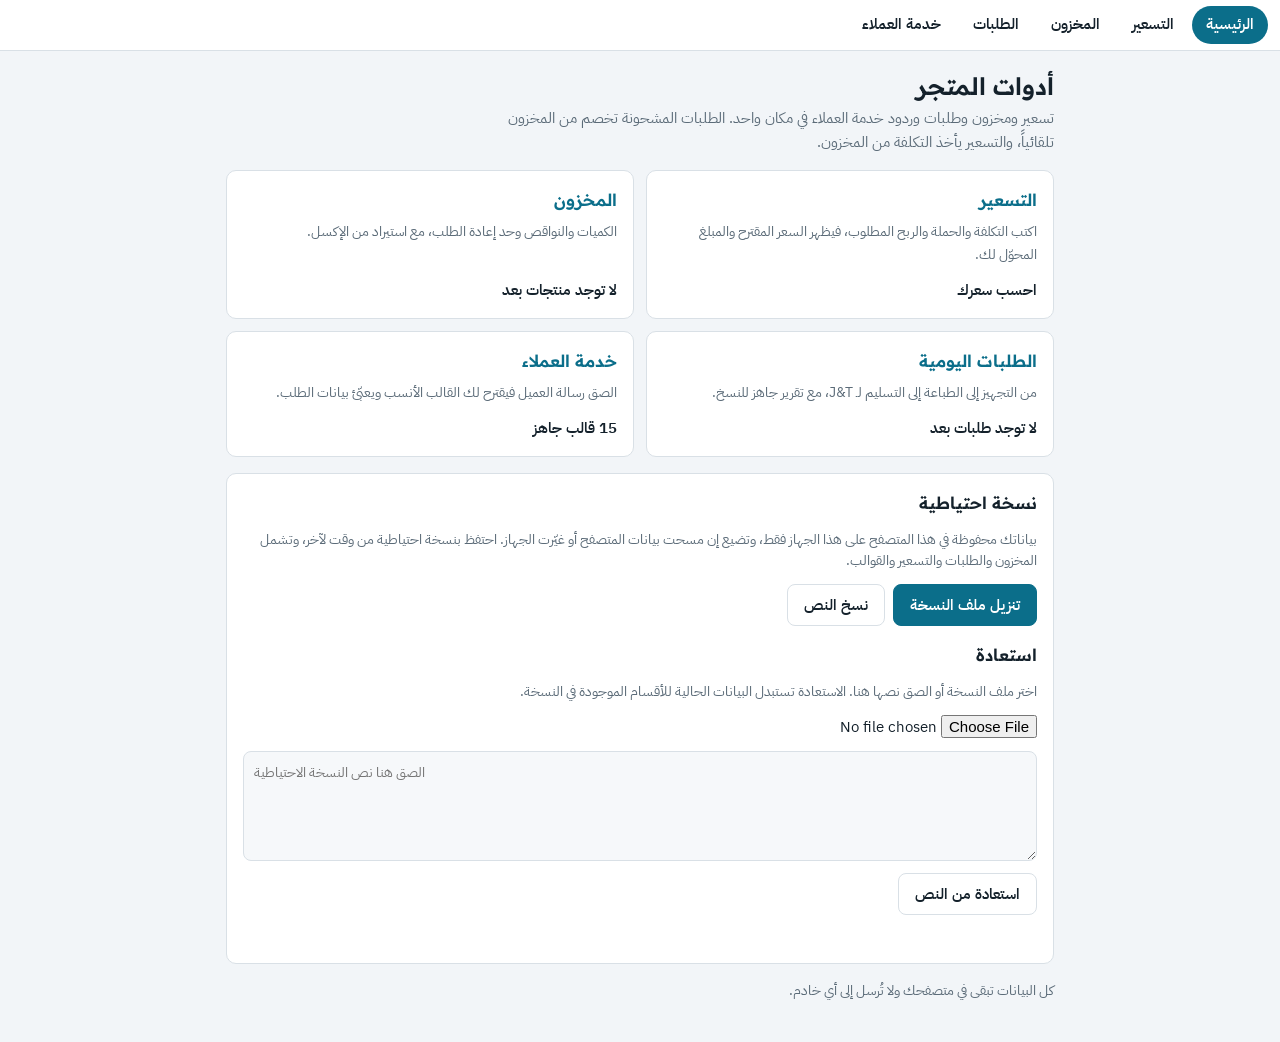
<file: index.html>
<!doctype html>
<html lang="ar" dir="rtl">
<head>
<meta charset="utf-8">
<meta name="viewport" content="width=device-width, initial-scale=1">
<title>أدوات المتجر</title>
<link rel="preconnect" href="https://fonts.googleapis.com">
<link rel="preconnect" href="https://fonts.gstatic.com" crossorigin>
<link rel="stylesheet" href="https://fonts.googleapis.com/css2?family=IBM+Plex+Sans+Arabic:wght@400;500;600&family=Readex+Pro:wght@500;600&display=swap">
<link rel="stylesheet" href="style.css">
<style>
.wrap { max-width: 860px; }
h1 { font-size: 1.5rem; line-height: 1.3; }
h2 { font-size: 1.05rem; }
header { display: flex; flex-direction: column; gap: 4px; }
header p { color: var(--muted); max-width: 65ch; }
.muted { color: var(--muted); }
.small { font-size: 0.85rem; }
.num { direction: ltr; unicode-bidi: isolate; display: inline-block; font-variant-numeric: tabular-nums; white-space: nowrap; }
.tools { display: grid; grid-template-columns: minmax(0, 1fr); gap: 12px; }
@media (min-width: 640px) { .tools { grid-template-columns: repeat(2, minmax(0, 1fr)); } }
.tool { display: flex; flex-direction: column; gap: 6px; padding: 16px; border: 1px solid var(--line); border-radius: 10px; background: var(--surface); color: var(--ink); text-decoration: none; }
.tool:hover { border-color: var(--accent); }
.tool:focus-visible { outline: 2px solid var(--accent); outline-offset: 2px; }
.tool h2 { color: var(--accent); }
.tool p { color: var(--muted); font-size: 0.9rem; }
.tool .stat { margin-top: auto; padding-top: 6px; font-weight: 600; }
.stat.bad { color: var(--bad); }
.card { background: var(--surface); border: 1px solid var(--line); border-radius: 10px; padding: 16px; display: flex; flex-direction: column; gap: 12px; }
.btns { display: flex; flex-wrap: wrap; gap: 8px; }
.btn { height: 42px; padding-inline: 16px; border-radius: 8px; font: inherit; font-weight: 600; cursor: pointer; border: 1px solid var(--line); background: var(--surface); color: var(--ink); white-space: nowrap; }
.btn.primary { background: var(--accent); border-color: var(--accent); color: var(--accent-ink); }
.btn.armed { background: var(--bad); border-color: var(--bad); color: var(--surface); }
.btn:focus-visible, textarea:focus-visible { outline: 2px solid var(--accent); outline-offset: 2px; }
textarea { width: 100%; min-height: 110px; border-radius: 8px; border: 1px solid var(--line); background: var(--field); color: var(--ink); padding: 10px; font: inherit; font-size: 0.85rem; direction: ltr; }
#status { min-height: 1.4em; color: var(--muted); font-size: 0.9rem; }
input[type="file"] { font: inherit; max-width: 100%; }
</style>
</head>
<body>
<script src="nav.js"></script>
<div class="wrap">
  <header>
    <h1>أدوات المتجر</h1>
    <p>تسعير ومخزون وطلبات وردود خدمة العملاء في مكان واحد. الطلبات المشحونة تخصم من المخزون تلقائياً، والتسعير يأخذ التكلفة من المخزون.</p>
  </header>

  <div class="tools">
    <a class="tool" href="pricing.html">
      <h2>التسعير</h2>
      <p>اكتب التكلفة والحملة والربح المطلوب، فيظهر السعر المقترح والمبلغ المحوّل لك.</p>
      <span class="stat" id="st-pricing">احسب سعرك</span>
    </a>
    <a class="tool" href="inventory.html">
      <h2>المخزون</h2>
      <p>الكميات والنواقص وحد إعادة الطلب، مع استيراد من الإكسل.</p>
      <span class="stat" id="st-inventory">—</span>
    </a>
    <a class="tool" href="orders.html">
      <h2>الطلبات اليومية</h2>
      <p>من التجهيز إلى الطباعة إلى التسليم لـ J&amp;T، مع تقرير جاهز للنسخ.</p>
      <span class="stat" id="st-orders">—</span>
    </a>
    <a class="tool" href="templates.html">
      <h2>خدمة العملاء</h2>
      <p>الصق رسالة العميل فيقترح لك القالب الأنسب ويعبّئ بيانات الطلب.</p>
      <span class="stat" id="st-templates">—</span>
    </a>
  </div>

  <section class="card" aria-labelledby="h-bk">
    <h2 id="h-bk">نسخة احتياطية</h2>
    <p class="small muted">بياناتك محفوظة في هذا المتصفح على هذا الجهاز فقط، وتضيع إن مسحت بيانات المتصفح أو غيّرت الجهاز. احتفظ بنسخة احتياطية من وقت لآخر، وتشمل المخزون والطلبات والتسعير والقوالب.</p>
    <div class="btns">
      <button class="btn primary" type="button" id="bk-file">تنزيل ملف النسخة</button>
      <button class="btn" type="button" id="bk-copy">نسخ النص</button>
    </div>
    <h2 style="margin-top:4px">استعادة</h2>
    <p class="small muted">اختر ملف النسخة أو الصق نصها هنا. الاستعادة تستبدل البيانات الحالية للأقسام الموجودة في النسخة.</p>
    <input type="file" id="bk-pick" accept=".json,application/json,text/plain" aria-label="اختيار ملف النسخة الاحتياطية">
    <textarea id="bk" aria-label="نص النسخة الاحتياطية" placeholder="الصق هنا نص النسخة الاحتياطية"></textarea>
    <div class="btns"><button class="btn" type="button" id="bk-restore">استعادة من النص</button></div>
    <div id="status" role="status" aria-live="polite"></div>
  </section>

  <p class="small muted">كل البيانات تبقى في متصفحك ولا تُرسل إلى أي خادم.</p>
</div>

<script src="store.js"></script>
<script src="logic.js"></script>
<script>
(function () {
  var $ = function (id) { return document.getElementById(id); };
  function say(t) { $('status').textContent = t; }
  function nn(n) { return '<span class="num">' + n + '</span>'; }

  function stats() {
    var inv = Store.read('inventory', null), ords = Store.read('orders', null), tp = Store.read('templates', null);
    var el = $('st-inventory');
    if (inv && Array.isArray(inv.products) && inv.products.length) {
      var low = inv.products.filter(function (p) { return Inv.statusOf(p) !== 'ok'; }).length;
      el.className = 'stat' + (low ? ' bad' : '');
      el.innerHTML = low ? nn(low) + ' منتج ناقص أو يقترب من النفاد من ' + nn(inv.products.length) : 'كل ' + nn(inv.products.length) + ' منتج فوق حد إعادة الطلب';
    } else { el.className = 'stat'; el.textContent = 'لا توجد منتجات بعد'; }

    el = $('st-orders');
    if (ords && Array.isArray(ords.orders) && ords.orders.length) {
      var open = ords.orders.filter(function (o) { return o.status === 'prep' || o.status === 'printed'; }).length;
      el.className = 'stat' + (open ? ' bad' : '');
      el.innerHTML = open ? nn(open) + ' طلب لم يُسلَّم للشحن بعد' : 'كل الطلبات سُلّمت أو أُلغيت';
    } else { el.className = 'stat'; el.textContent = 'لا توجد طلبات بعد'; }

    el = $('st-templates');
    var n = tp && Array.isArray(tp.tpls) ? tp.tpls.length : 15;
    el.innerHTML = nn(n) + ' قالب جاهز';
  }
  stats();
  Store.onChange(stats);
  window.addEventListener('pageshow', function (e) { if (e.persisted) stats(); });

  function stamp() { var d = new Date(); return d.getFullYear() + '-' + ('0' + (d.getMonth() + 1)).slice(-2) + '-' + ('0' + d.getDate()).slice(-2); }
  function hasData() { return Store.NAMES.some(function (n) { return Store.read(n, null) !== null; }); }

  $('bk-file').addEventListener('click', function () {
    if (!hasData()) { say('لا توجد بيانات محفوظة بعد لنسخها.'); return; }
    try {
      var blob = new Blob([Store.exportAll()], { type: 'application/json' });
      var url = URL.createObjectURL(blob), a = document.createElement('a');
      a.href = url; a.download = 'store-hub-backup-' + stamp() + '.json';
      document.body.appendChild(a); a.click(); a.remove();
      setTimeout(function () { URL.revokeObjectURL(url); }, 2000);
      say('نُزّل ملف النسخة الاحتياطية. احتفظ به في مكان آمن.');
    } catch (e) { $('bk').value = Store.exportAll(); say('تعذّر التنزيل. وضعنا النص في الخانة أدناه، انسخه واحفظه في ملاحظاتك.'); }
  });
  $('bk-copy').addEventListener('click', function () {
    if (!hasData()) { say('لا توجد بيانات محفوظة بعد لنسخها.'); return; }
    var text = Store.exportAll(), box = $('bk');
    var fb = function () { box.value = text; box.focus(); box.select(); say('تعذّر النسخ تلقائياً. حدّدنا لك النص، انسخه يدوياً.'); };
    try { navigator.clipboard.writeText(text).then(function () { say('تم نسخ النسخة الاحتياطية. الصقها في ملاحظاتك أو أرسلها لنفسك.'); }, fb); } catch (e) { fb(); }
  });
  $('bk-pick').addEventListener('change', function (e) {
    var f = e.target.files && e.target.files[0]; if (!f) return;
    var r = new FileReader();
    r.onload = function () { $('bk').value = String(r.result || ''); say('قُرئ الملف. اضغط «استعادة من النص» للتأكيد.'); };
    r.onerror = function () { say('تعذّرت قراءة الملف.'); };
    r.readAsText(f);
  });
  var armed = false, timer = null;
  $('bk-restore').addEventListener('click', function () {
    var b = this, text = $('bk').value.trim();
    if (!text) { say('اختر ملف النسخة أو الصق نصها أولاً.'); return; }
    if (!armed) {
      armed = true; b.textContent = 'اضغط للتأكيد'; b.classList.add('armed');
      clearTimeout(timer);
      timer = setTimeout(function () { armed = false; b.textContent = 'استعادة من النص'; b.classList.remove('armed'); }, 4000);
      return;
    }
    armed = false; b.textContent = 'استعادة من النص'; b.classList.remove('armed');
    var res = Store.importAll(text);
    if (!res.ok) { say(res.error); return; }
    $('bk').value = ''; stats();
    say('تمت الاستعادة: ' + res.names.length + ' من الأقسام.');
  });
})();
</script>
</body>
</html>
</file>
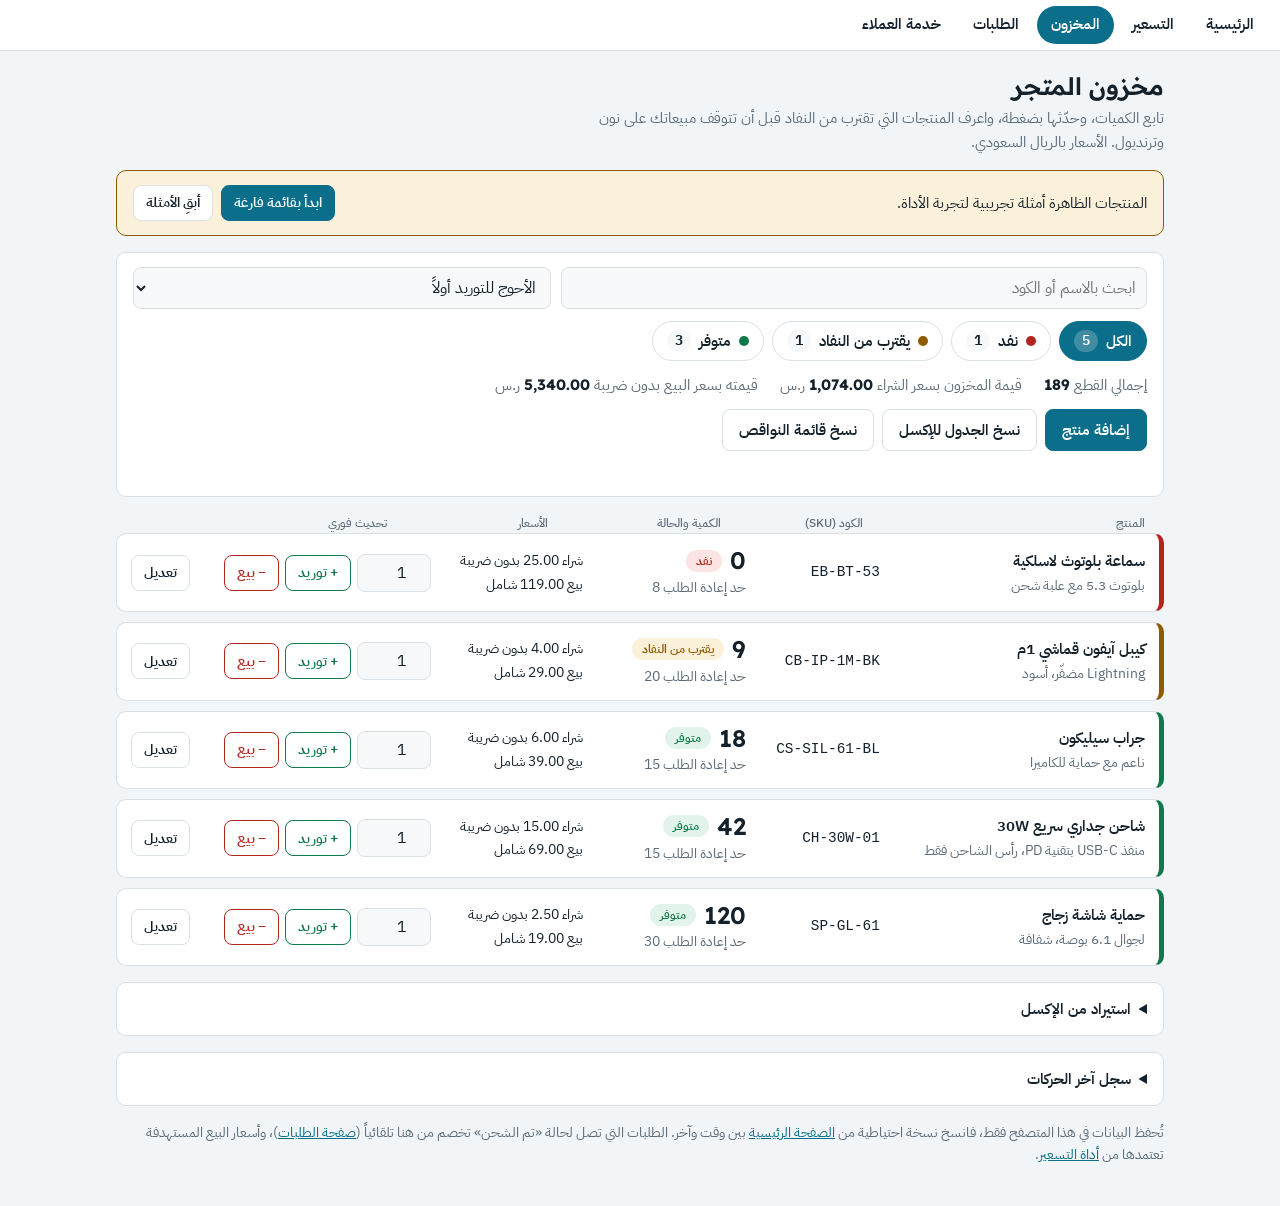
<file: inventory.html>
<!doctype html>
<html lang="ar" dir="rtl">
<head>
<meta charset="utf-8">
<meta name="viewport" content="width=device-width, initial-scale=1">
<title>مخزون المتجر</title>
<link rel="preconnect" href="https://fonts.googleapis.com">
<link rel="preconnect" href="https://fonts.gstatic.com" crossorigin>
<link rel="stylesheet" href="https://fonts.googleapis.com/css2?family=IBM+Plex+Sans+Arabic:wght@400;500;600&family=Readex+Pro:wght@500;600&display=swap">
<link rel="stylesheet" href="style.css">
<style>
body { background: var(--bg); color: var(--ink); font-family: var(--font-body); font-size: 15px; line-height: 1.6; }
* { box-sizing: border-box; }
.wrap { max-width: 1080px; margin-inline: auto; padding-inline: 16px; padding-block: 20px 40px; display: flex; flex-direction: column; gap: 16px; }
h1, h2 { font-family: var(--font-display); font-weight: 600; margin: 0; text-wrap: balance; }
h1 { font-size: 1.5rem; line-height: 1.3; }
h2 { font-size: 1rem; }
p { margin: 0; }
a { color: var(--accent); }
.muted { color: var(--muted); }
.small { font-size: 0.85rem; }
.num { direction: ltr; unicode-bidi: isolate; display: inline-block; font-variant-numeric: tabular-nums; white-space: nowrap; }

header { display: flex; flex-direction: column; gap: 4px; }
header p { color: var(--muted); max-width: 65ch; }

.card { background: var(--surface); border: 1px solid var(--line); border-radius: 10px; }
.pad { padding: 14px 16px; }

.field { display: flex; flex-direction: column; gap: 4px; min-width: 0; }
.field label, .lbl { font-size: 0.8rem; color: var(--muted); font-weight: 500; }
input, select, textarea { font: inherit; color: var(--ink); }
.field input, .field select, .tb-search, .tb-sort {
  width: 100%; height: 42px; padding-inline: 10px; border-radius: 8px;
  border: 1px solid var(--line); background: var(--field); font-size: 1rem;
}
input[type="number"] { direction: ltr; text-align: right; font-variant-numeric: tabular-nums; }
input:focus-visible, select:focus-visible, textarea:focus-visible, button:focus-visible, summary:focus-visible, a:focus-visible {
  outline: 2px solid var(--accent); outline-offset: 2px;
}

.btn {
  height: 42px; padding-inline: 16px; border-radius: 8px; font: inherit; font-weight: 600; cursor: pointer;
  border: 1px solid var(--line); background: var(--surface); color: var(--ink); white-space: nowrap;
}
.btn.primary { background: var(--accent); border-color: var(--accent); color: var(--accent-ink); }
.btn.sm { height: 36px; padding-inline: 12px; font-size: 0.9rem; }
.btn.danger { color: var(--out); }
.btn.armed { background: var(--out); border-color: var(--out); color: var(--surface); }

.toolbar { display: grid; grid-template-columns: minmax(0, 1fr); gap: 10px; }
@media (min-width: 720px) { .toolbar { grid-template-columns: minmax(0, 1.4fr) minmax(0, 1fr); } }
.tb-actions { display: flex; flex-wrap: wrap; gap: 8px; }

.chips { display: flex; flex-wrap: wrap; gap: 8px; }
.chip {
  height: 40px; padding-inline: 14px; border-radius: 999px; border: 1px solid var(--line);
  background: var(--surface); color: var(--ink); font: inherit; font-weight: 600; cursor: pointer;
  display: inline-flex; align-items: center; gap: 8px;
}
.chip .n { font-variant-numeric: tabular-nums; background: var(--field); border-radius: 999px; padding-inline: 8px; font-size: 0.85rem; }
.chip[aria-pressed="true"] { background: var(--accent); border-color: var(--accent); color: var(--accent-ink); }
.chip[aria-pressed="true"] .n { background: rgba(255,255,255,0.22); color: inherit; }
.chip i { width: 10px; height: 10px; border-radius: 50%; display: inline-block; }
.chip i.out { background: var(--out); } .chip i.low { background: var(--low); } .chip i.ok { background: var(--ok); }

.value { display: flex; flex-wrap: wrap; gap: 6px 22px; color: var(--muted); }
.value strong { color: var(--ink); font-family: var(--font-display); }

.demo { display: flex; flex-wrap: wrap; gap: 10px; align-items: center; justify-content: space-between; background: var(--low-bg); border-color: var(--low); color: var(--ink); }
#status { min-height: 1.4em; color: var(--muted); font-size: 0.88rem; }

/* list */
.head { display: none; }
.rows { display: flex; flex-direction: column; gap: 10px; }
.item { border: 1px solid var(--line); border-radius: 10px; background: var(--surface); border-inline-start-width: 5px; overflow: hidden; }
.item.s-out { border-inline-start-color: var(--out); }
.item.s-low { border-inline-start-color: var(--low); }
.item.s-ok { border-inline-start-color: var(--ok); }
.row { display: grid; grid-template-columns: minmax(0, 1fr); gap: 10px; padding: 12px 14px; align-items: center; }
.cell { min-width: 0; display: flex; flex-direction: column; gap: 2px; }
.cl { font-size: 0.75rem; color: var(--muted); }
.pname { font-weight: 600; overflow-wrap: anywhere; }
.pdesc { font-size: 0.85rem; color: var(--muted); overflow-wrap: anywhere; }
.sku { font-family: ui-monospace, SFMono-Regular, Menlo, Consolas, monospace; direction: ltr; unicode-bidi: isolate; text-align: right; overflow-wrap: anywhere; font-size: 0.9rem; }
.qtyline { display: flex; align-items: center; gap: 8px; flex-wrap: wrap; }
.qty { font-family: var(--font-display); font-weight: 600; font-size: 1.5rem; line-height: 1.2; }
.pill { display: inline-block; padding: 1px 10px; border-radius: 999px; font-size: 0.78rem; font-weight: 600; white-space: nowrap; }
.pill.out { background: var(--out-bg); color: var(--out); }
.pill.low { background: var(--low-bg); color: var(--low); }
.pill.ok { background: var(--ok-bg); color: var(--ok); }
.upd { display: flex; gap: 6px; align-items: center; flex-wrap: wrap; }
.upd input { width: 74px; height: 38px; border-radius: 8px; border: 1px solid var(--line); background: var(--field); padding-inline: 8px; font-size: 1rem; }
.btn.add { border-color: var(--ok); color: var(--ok); }
.btn.sub { border-color: var(--out); color: var(--out); }
.edit { border-top: 1px solid var(--line); background: var(--field); padding: 14px; display: flex; flex-direction: column; gap: 12px; }
.fgrid { display: grid; grid-template-columns: repeat(2, minmax(0, 1fr)); gap: 12px; }
.fgrid .wide { grid-column: 1 / -1; }
@media (min-width: 720px) { .fgrid { grid-template-columns: repeat(4, minmax(0, 1fr)); } .fgrid .w2 { grid-column: span 2; } }
.fgrid .field input { background: var(--surface); }
.fbtns { display: flex; gap: 8px; flex-wrap: wrap; }

@media (min-width: 900px) {
  .head, .row { grid-template-columns: minmax(0, 2.1fr) minmax(0, 1fr) minmax(0, 1.25fr) minmax(0, 1.15fr) minmax(0, 1.9fr) auto; gap: 14px; }
  .head { display: grid; padding: 0 19px 0 14px; color: var(--muted); font-size: 0.78rem; font-weight: 500; }
  .cl { display: none; }
}

.empty { padding: 28px 16px; text-align: center; color: var(--muted); }
details.panel summary { cursor: pointer; font-weight: 600; padding: 14px 16px; }
details.panel .inner { padding: 0 16px 16px; display: flex; flex-direction: column; gap: 12px; }
textarea.big { width: 100%; min-height: 120px; border-radius: 8px; border: 1px solid var(--line); background: var(--field); padding: 8px; direction: ltr; font-size: 0.88rem; }
.log { margin: 0; padding: 0; list-style: none; display: flex; flex-direction: column; gap: 6px; }
.log li { display: flex; flex-wrap: wrap; gap: 4px 12px; font-size: 0.88rem; border-bottom: 1px dashed var(--line); padding-bottom: 6px; }
.log .d { color: var(--muted); }
.plus { color: var(--ok); font-weight: 600; } .minus { color: var(--out); font-weight: 600; }
</style>
</head>
<body>
<script src="nav.js"></script>
<div class="wrap" dir="rtl" lang="ar">
  <header>
    <h1>مخزون المتجر</h1>
    <p>تابع الكميات، وحدّثها بضغطة، واعرف المنتجات التي تقترب من النفاد قبل أن تتوقف مبيعاتك على نون وترنديول. الأسعار بالريال السعودي.</p>
  </header>

  <div class="card pad demo" id="demo" hidden>
    <span>المنتجات الظاهرة أمثلة تجريبية لتجربة الأداة.</span>
    <span style="display:flex;gap:8px;flex-wrap:wrap">
      <button class="btn sm primary" id="demo-clear" type="button">ابدأ بقائمة فارغة</button>
      <button class="btn sm" id="demo-keep" type="button">أبقِ الأمثلة</button>
    </span>
  </div>

  <section class="card pad" aria-label="التصفية والأدوات" style="display:flex;flex-direction:column;gap:12px">
    <div class="toolbar">
      <input class="tb-search" id="q" type="search" placeholder="ابحث بالاسم أو الكود" aria-label="بحث">
      <select class="tb-sort" id="sort" aria-label="ترتيب القائمة">
        <option value="need">الأحوج للتوريد أولاً</option>
        <option value="name">الاسم</option>
        <option value="qtyAsc">الكمية: من الأقل</option>
        <option value="qtyDesc">الكمية: من الأكثر</option>
        <option value="val">قيمة المخزون: من الأعلى</option>
      </select>
    </div>
    <div class="chips" role="group" aria-label="تصفية حسب الحالة" id="filters"></div>
    <div class="value" id="value"></div>
    <div class="tb-actions">
      <button class="btn primary" id="btn-add" type="button">إضافة منتج</button>
      <button class="btn" id="btn-copy" type="button">نسخ الجدول للإكسل</button>
      <button class="btn" id="btn-short" type="button">نسخ قائمة النواقص</button>
    </div>
    <div id="status" role="status" aria-live="polite"></div>
    <div id="fallback-box" hidden><textarea class="big" id="fallback" readonly aria-label="النص للنسخ"></textarea></div>
  </section>

  <section class="card" id="add-card" hidden aria-label="إضافة منتج">
    <div class="edit" style="border-top:0;background:transparent">
      <h2>منتج جديد</h2>
      <div class="fgrid" id="add-form"></div>
      <div class="fbtns">
        <button class="btn primary" id="add-save" type="button">حفظ المنتج</button>
        <button class="btn" id="add-cancel" type="button">إلغاء</button>
      </div>
      <p class="small" id="add-msg" style="color:var(--out)" hidden></p>
    </div>
  </section>

  <div>
    <div class="head" aria-hidden="true">
      <span>المنتج</span><span>الكود (SKU)</span><span>الكمية والحالة</span><span>الأسعار</span><span>تحديث فوري</span><span></span>
    </div>
    <div class="rows" id="rows"></div>
  </div>

  <section class="card">
    <details class="panel">
      <summary>استيراد من الإكسل</summary>
      <div class="inner">
        <p class="small muted">الصق أسطراً منسوخة من الإكسل بالترتيب: الاسم، الوصف، الكود، الكمية، حد إعادة الطلب، سعر الشراء بدون ضريبة، سعر البيع شامل الضريبة. إن كان الكود موجوداً تُحدَّث بياناته، وإلا يُضاف منتج جديد. لا يُحذف شيء.</p>
        <textarea class="big" id="imp" aria-label="الصق بيانات الإكسل هنا" placeholder="شاحن 30W&#9;رأس فقط&#9;CH-30W-01&#9;40&#9;15&#9;15&#9;69"></textarea>
        <div><button class="btn primary" id="imp-go" type="button">استيراد</button></div>
      </div>
    </details>
  </section>

  <section class="card">
    <details class="panel">
      <summary>سجل آخر الحركات</summary>
      <div class="inner"><ul class="log" id="log"></ul></div>
    </details>
  </section>

  <p class="small muted">تُحفظ البيانات في هذا المتصفح فقط، فانسخ نسخة احتياطية من <a href="index.html">الصفحة الرئيسية</a> بين وقت وآخر. الطلبات التي تصل لحالة «تم الشحن» تخصم من هنا تلقائياً (<a href="orders.html">صفحة الطلبات</a>)، وأسعار البيع المستهدفة تعتمدها من <a href="pricing.html">أداة التسعير</a>.</p>
</div>
<script src="store.js"></script>
<script src="logic.js"></script>
<script>
(function () {
  var toLatin = Inv.toLatin, parseNum = Inv.parseNum, statusOf = Inv.statusOf, sortProducts = Inv.sortProducts,
      parseImport = Inv.parseImport, toTSV = Inv.toTSV, shortageList = Inv.shortageList;
  var uid = function () { return 'i' + Date.now().toString(36) + Math.random().toString(36).slice(2, 6); };

  function seed() {
    return {
      demo: true,
      products: [
        { id: uid(), name: 'شاحن جداري سريع 30W', desc: 'منفذ USB-C بتقنية PD، رأس الشاحن فقط', sku: 'CH-30W-01', qty: 42, min: 15, buy: 15, price: 69 },
        { id: uid(), name: 'كيبل آيفون قماشي 1م', desc: 'Lightning مضفّر، أسود', sku: 'CB-IP-1M-BK', qty: 9, min: 20, buy: 4, price: 29 },
        { id: uid(), name: 'سماعة بلوتوث لاسلكية', desc: 'بلوتوث 5.3 مع علبة شحن', sku: 'EB-BT-53', qty: 0, min: 8, buy: 25, price: 119 },
        { id: uid(), name: 'حماية شاشة زجاج', desc: 'لجوال 6.1 بوصة، شفافة', sku: 'SP-GL-61', qty: 120, min: 30, buy: 2.5, price: 19 },
        { id: uid(), name: 'جراب سيليكون', desc: 'ناعم مع حماية للكاميرا', sku: 'CS-SIL-61-BL', qty: 18, min: 15, buy: 6, price: 39 }
      ],
      log: []
    };
  }
  var state;
  var saved = Store.read('inventory', null);
  var fresh = !(saved && Array.isArray(saved.products));
  state = fresh ? seed() : saved;
  if (!Array.isArray(state.log)) state.log = [];
  function save() { Store.write('inventory', state); }
  if (fresh) save();

  var $ = function (id) { return document.getElementById(id); };
  function esc(t) { return String(t == null ? '' : t).replace(/[&<>"']/g, function (c) { return { '&': '&amp;', '<': '&lt;', '>': '&gt;', '"': '&quot;', "'": '&#39;' }[c]; }); }
  function money(n) { return (isFinite(n) ? n : 0).toLocaleString('en-US', { minimumFractionDigits: 2, maximumFractionDigits: 2 }); }
  function int(n) { return (isFinite(n) ? n : 0).toLocaleString('en-US', { maximumFractionDigits: 0 }); }
  function nn(n) { return '<span class="num">' + n + '</span>'; }

  var ui = { filter: 'all', q: '', sort: 'need', editing: null, amt: {} };
  var LABEL = { out: 'نفد', low: 'يقترب من النفاد', ok: 'متوفر' };
  var stEl = $('status');
  function say(t) { stEl.textContent = t; }

  /* ---------- summary: filters and value ---------- */
  function renderSummary() {
    var c = { all: state.products.length, out: 0, low: 0, ok: 0 };
    var units = 0, val = 0, sell = 0;
    state.products.forEach(function (p) {
      c[statusOf(p)]++; units += p.qty; val += p.qty * p.buy; sell += p.qty * (p.price / 1.15);
    });
    var defs = [['all', 'الكل', ''], ['out', 'نفد', 'out'], ['low', 'يقترب من النفاد', 'low'], ['ok', 'متوفر', 'ok']];
    $('filters').innerHTML = defs.map(function (d) {
      return '<button type="button" class="chip" data-f="' + d[0] + '" aria-pressed="' + (ui.filter === d[0]) + '">' +
        (d[2] ? '<i class="' + d[2] + '"></i>' : '') + d[1] + ' <span class="n">' + c[d[0]] + '</span></button>';
    }).join('');
    $('value').innerHTML =
      '<span>إجمالي القطع <strong>' + nn(int(units)) + '</strong></span>' +
      '<span>قيمة المخزون بسعر الشراء <strong>' + nn(money(val)) + '</strong> ر.س</span>' +
      '<span>قيمته بسعر البيع بدون ضريبة <strong>' + nn(money(sell)) + '</strong> ر.س</span>';
  }

  /* ---------- form ---------- */
  function formHtml(pre, p) {
    p = p || { name: '', desc: '', sku: '', qty: 0, min: 5, buy: 0, price: 0 };
    var f = function (k, label, type, extra, cls) {
      return '<div class="field ' + (cls || '') + '"><label for="' + pre + k + '">' + label + '</label><input id="' + pre + k + '" type="' + type + '" ' + (extra || '') + ' value="' + esc(p[k]) + '"></div>';
    };
    return f('name', 'اسم المنتج', 'text', '', 'w2') + f('sku', 'الكود أو الباركود (SKU)', 'text', 'dir="ltr" autocapitalize="characters"', 'w2') +
      f('desc', 'وصف مختصر', 'text', '', 'wide') +
      f('qty', 'الكمية الحالية', 'number', 'inputmode="numeric" min="0" step="1"') +
      f('min', 'حد إعادة الطلب', 'number', 'inputmode="numeric" min="0" step="1"') +
      f('buy', 'سعر الشراء بدون ضريبة (ر.س)', 'number', 'inputmode="decimal" min="0" step="0.01"') +
      f('price', 'سعر البيع المستهدف شامل الضريبة (ر.س)', 'number', 'inputmode="decimal" min="0" step="0.5"');
  }
  function readForm(pre) {
    var g = function (k) { return $(pre + k).value; };
    var q = parseNum(g('qty')), m = parseNum(g('min')), b = parseNum(g('buy')), pr = parseNum(g('price'));
    return {
      name: g('name').trim(), desc: g('desc').trim(), sku: g('sku').trim(),
      qty: isFinite(q) ? Math.max(0, Math.round(q)) : 0, min: isFinite(m) ? Math.max(0, Math.round(m)) : 0,
      buy: isFinite(b) ? Math.max(0, b) : 0, price: isFinite(pr) ? Math.max(0, pr) : 0
    };
  }
  function skuTaken(sku, exceptId) {
    var s = sku.toLowerCase();
    return state.products.some(function (p) { return p.id !== exceptId && p.sku.toLowerCase() === s; });
  }

  /* ---------- list ---------- */
  function visible() {
    var q = toLatin(ui.q).trim().toLowerCase();
    var list = state.products.filter(function (p) {
      if (ui.filter !== 'all' && statusOf(p) !== ui.filter) return false;
      if (!q) return true;
      return (p.name + ' ' + p.sku + ' ' + p.desc).toLowerCase().indexOf(q) >= 0;
    });
    return sortProducts(list, ui.sort);
  }
  function rowHtml(p) {
    var s = statusOf(p);
    var amt = ui.amt[p.id] === undefined ? 1 : ui.amt[p.id];
    var html =
      '<div class="item s-' + s + '" data-id="' + p.id + '"><div class="row">' +
        '<div class="cell"><span class="pname">' + esc(p.name) + '</span><span class="pdesc">' + esc(p.desc) + '</span></div>' +
        '<div class="cell"><span class="cl">الكود</span><span class="sku">' + esc(p.sku) + '</span></div>' +
        '<div class="cell"><span class="cl">الكمية والحالة</span><div class="qtyline"><span class="qty">' + nn(int(p.qty)) + '</span><span class="pill ' + s + '">' + LABEL[s] + '</span></div>' +
          '<span class="small muted">حد إعادة الطلب ' + nn(int(p.min)) + '</span></div>' +
        '<div class="cell"><span class="cl">الأسعار</span><span class="small">شراء ' + nn(money(p.buy)) + ' بدون ضريبة</span><span class="small">بيع ' + nn(money(p.price)) + ' شامل</span></div>' +
        '<div class="cell"><span class="cl">تحديث فوري</span><div class="upd">' +
          '<input type="number" inputmode="numeric" min="1" step="1" value="' + esc(amt) + '" data-amt="' + p.id + '" aria-label="الكمية للتحديث: ' + esc(p.name) + '">' +
          '<button type="button" class="btn sm add" data-act="plus" data-id="' + p.id + '" aria-label="إضافة كمية إلى ' + esc(p.name) + '">+ توريد</button>' +
          '<button type="button" class="btn sm sub" data-act="minus" data-id="' + p.id + '" aria-label="خصم كمية مباعة من ' + esc(p.name) + '">− بيع</button></div></div>' +
        '<div class="cell"><button type="button" class="btn sm" data-act="edit" data-id="' + p.id + '">' + (ui.editing === p.id ? 'إغلاق' : 'تعديل') + '</button></div>' +
      '</div>';
    if (ui.editing === p.id) {
      html += '<div class="edit"><div class="fgrid">' + formHtml('e-', p) + '</div><div class="fbtns">' +
        '<button type="button" class="btn primary sm" data-act="save" data-id="' + p.id + '">حفظ التعديل</button>' +
        '<button type="button" class="btn sm" data-act="close">إلغاء</button>' +
        '<button type="button" class="btn sm danger" data-act="del" data-id="' + p.id + '">حذف المنتج</button></div>' +
        '<p class="small" id="edit-msg" style="color:var(--out)" hidden></p></div>';
    }
    return html + '</div>';
  }
  function renderRows() {
    var list = visible();
    if (!state.products.length) {
      $('rows').innerHTML = '<div class="card empty">لا توجد منتجات بعد. اضغط «إضافة منتج» أو استورد من الإكسل.</div>';
    } else if (!list.length) {
      $('rows').innerHTML = '<div class="card empty">لا توجد منتجات تطابق البحث أو التصفية.</div>';
    } else {
      $('rows').innerHTML = list.map(rowHtml).join('');
    }
  }
  function renderLog() {
    var l = state.log.slice(0, 20);
    $('log').innerHTML = l.length ? l.map(function (e) {
      var d = new Date(e.t);
      var ds = isNaN(d) ? '' : d.toLocaleString('en-GB', { day: '2-digit', month: '2-digit', hour: '2-digit', minute: '2-digit' });
      return '<li><span class="d">' + nn(ds) + '</span><strong>' + esc(e.name) + '</strong><span class="' + (e.delta > 0 ? 'plus' : 'minus') + '">' + nn((e.delta > 0 ? '+' : '') + e.delta) + '</span><span class="muted">الرصيد ' + nn(e.after) + '</span>' + (e.note ? '<span class="muted">' + esc(e.note) + '</span>' : '') + '</li>';
    }).join('') : '<li class="muted">لا توجد حركات بعد.</li>';
  }
  function renderAll() {
    $('demo').hidden = !state.demo;
    renderSummary(); renderRows(); renderLog();
  }

  /* ---------- actions ---------- */
  function find(id) { return state.products.find(function (p) { return p.id === id; }); }
  function adjust(id, sign) {
    var p = find(id); if (!p) return;
    var a = Math.round(parseNum(ui.amt[id] === undefined ? 1 : ui.amt[id]));
    if (!isFinite(a) || a < 1) { say('اكتب كمية صحيحة أكبر من صفر.'); return; }
    if (sign < 0 && a > p.qty) { say('لا يمكن خصم ' + a + ' قطعة، المتوفر من «' + p.name + '» ' + p.qty + ' فقط.'); return; }
    p.qty += sign * a;
    state.log.unshift({ t: Date.now(), name: p.name, sku: p.sku, delta: sign * a, after: p.qty });
    state.log = state.log.slice(0, 100);
    ui.amt[id] = 1;
    save(); renderAll();
    say((sign > 0 ? 'أُضيف ' : 'خُصم ') + a + ' إلى «' + p.name + '». الرصيد الآن ' + p.qty + '.');
  }
  var armed = null, armTimer = null;
  $('rows').addEventListener('input', function (e) {
    var id = e.target.getAttribute('data-amt');
    if (id) ui.amt[id] = e.target.value;
  });
  $('rows').addEventListener('keydown', function (e) {
    if (e.key === 'Enter' && e.target.getAttribute('data-amt')) { e.preventDefault(); adjust(e.target.getAttribute('data-amt'), 1); }
  });
  $('rows').addEventListener('click', function (e) {
    var b = e.target.closest('[data-act]'); if (!b) return;
    var act = b.getAttribute('data-act'), id = b.getAttribute('data-id');
    if (act === 'plus') adjust(id, 1);
    else if (act === 'minus') adjust(id, -1);
    else if (act === 'edit') { ui.editing = ui.editing === id ? null : id; renderRows(); }
    else if (act === 'close') { ui.editing = null; renderRows(); }
    else if (act === 'save') {
      var p = find(id), v = readForm('e-'), msg = $('edit-msg');
      var err = !v.name ? 'اكتب اسم المنتج.' : !v.sku ? 'اكتب الكود (SKU).' : skuTaken(v.sku, id) ? 'هذا الكود مستخدم لمنتج آخر.' : '';
      if (err) { msg.textContent = err; msg.hidden = false; return; }
      if (v.qty !== p.qty) state.log.unshift({ t: Date.now(), name: v.name, sku: v.sku, delta: v.qty - p.qty, after: v.qty });
      Object.assign(p, v); ui.editing = null; save(); renderAll(); say('تم حفظ تعديلات «' + p.name + '».');
    }
    else if (act === 'del') {
      if (armed === id) {
        var gone = find(id); state.products = state.products.filter(function (x) { return x.id !== id; });
        armed = null; ui.editing = null; save(); renderAll(); say('حُذف «' + gone.name + '».');
      } else {
        armed = id; b.textContent = 'اضغط للتأكيد'; b.classList.add('armed');
        clearTimeout(armTimer);
        armTimer = setTimeout(function () { armed = null; b.textContent = 'حذف المنتج'; b.classList.remove('armed'); }, 3000);
      }
    }
  });

  $('filters').addEventListener('click', function (e) {
    var b = e.target.closest('[data-f]'); if (!b) return;
    ui.filter = b.getAttribute('data-f'); renderSummary(); renderRows();
  });
  $('q').addEventListener('input', function (e) { ui.q = e.target.value; renderRows(); });
  $('sort').addEventListener('change', function (e) { ui.sort = e.target.value; renderRows(); });

  /* add product */
  $('btn-add').addEventListener('click', function () {
    var card = $('add-card');
    card.hidden = !card.hidden;
    if (!card.hidden) { $('add-form').innerHTML = formHtml('a-'); $('add-msg').hidden = true; $('a-name').focus(); card.scrollIntoView({ block: 'center' }); }
  });
  $('add-cancel').addEventListener('click', function () { $('add-card').hidden = true; });
  $('add-save').addEventListener('click', function () {
    var v = readForm('a-'), msg = $('add-msg');
    var err = !v.name ? 'اكتب اسم المنتج.' : !v.sku ? 'اكتب الكود (SKU).' : skuTaken(v.sku, null) ? 'هذا الكود موجود. استخدم كوداً مختلفاً أو عدّل المنتج الموجود.' : '';
    if (err) { msg.textContent = err; msg.hidden = false; return; }
    v.id = uid(); state.products.push(v);
    if (v.qty > 0) state.log.unshift({ t: Date.now(), name: v.name, sku: v.sku, delta: v.qty, after: v.qty });
    $('add-card').hidden = true; save(); renderAll(); say('أُضيف «' + v.name + '».');
  });

  /* demo banner */
  $('demo-clear').addEventListener('click', function () { state.products = []; state.log = []; state.demo = false; save(); renderAll(); say('بدأت بقائمة فارغة.'); });
  $('demo-keep').addEventListener('click', function () { state.demo = false; save(); renderAll(); });

  /* copy / import */
  function copyText(text, okMsg) {
    var box = $('fallback-box'), ta = $('fallback');
    var fb = function () { box.hidden = false; ta.value = text; ta.focus(); ta.select(); say('تعذّر النسخ تلقائياً. حدّدنا لك النص، انسخه يدوياً.'); };
    try {
      navigator.clipboard.writeText(text).then(function () { box.hidden = true; say(okMsg); }, fb);
    } catch (err) { fb(); }
  }
  $('btn-copy').addEventListener('click', function () {
    if (!state.products.length) { say('لا توجد منتجات لنسخها.'); return; }
    copyText(toTSV(sortProducts(state.products, 'name')), 'تم نسخ الجدول. الصقه في الإكسل أو Google Sheets.');
  });
  $('btn-short').addEventListener('click', function () {
    var t = shortageList(state.products);
    if (!t) { say('لا توجد نواقص الآن. كل المنتجات فوق حد إعادة الطلب.'); return; }
    copyText(t, 'تم نسخ قائمة النواقص.');
  });
  $('imp-go').addEventListener('click', function () {
    var text = $('imp').value;
    if (!text.trim()) { say('الصق بيانات الإكسل أولاً.'); return; }
    var r = parseImport(text, state.products, uid);
    state.products = r.products; state.demo = false; save(); renderAll();
    $('imp').value = '';
    say('اكتمل الاستيراد: أُضيف ' + r.added + '، وتحدّث ' + r.updated + (r.skipped ? '، وتخطّينا ' + r.skipped + ' سطراً ينقصه الاسم أو الكود أو الكمية' : '') + '.');
  });

  /* عندما تتغير الكميات من صفحة الطلبات */
  function reload() {
    var o = Store.read('inventory', null);
    if (!(o && Array.isArray(o.products))) return;
    state = o; if (!Array.isArray(state.log)) state.log = [];
    ui.editing = null; renderAll();
  }
  Store.onChange(function (n) { if (n === 'inventory') reload(); });
  window.addEventListener('pageshow', function (e) { if (e.persisted) reload(); });

  renderAll();
})();
</script>
</body>
</html>
</file>
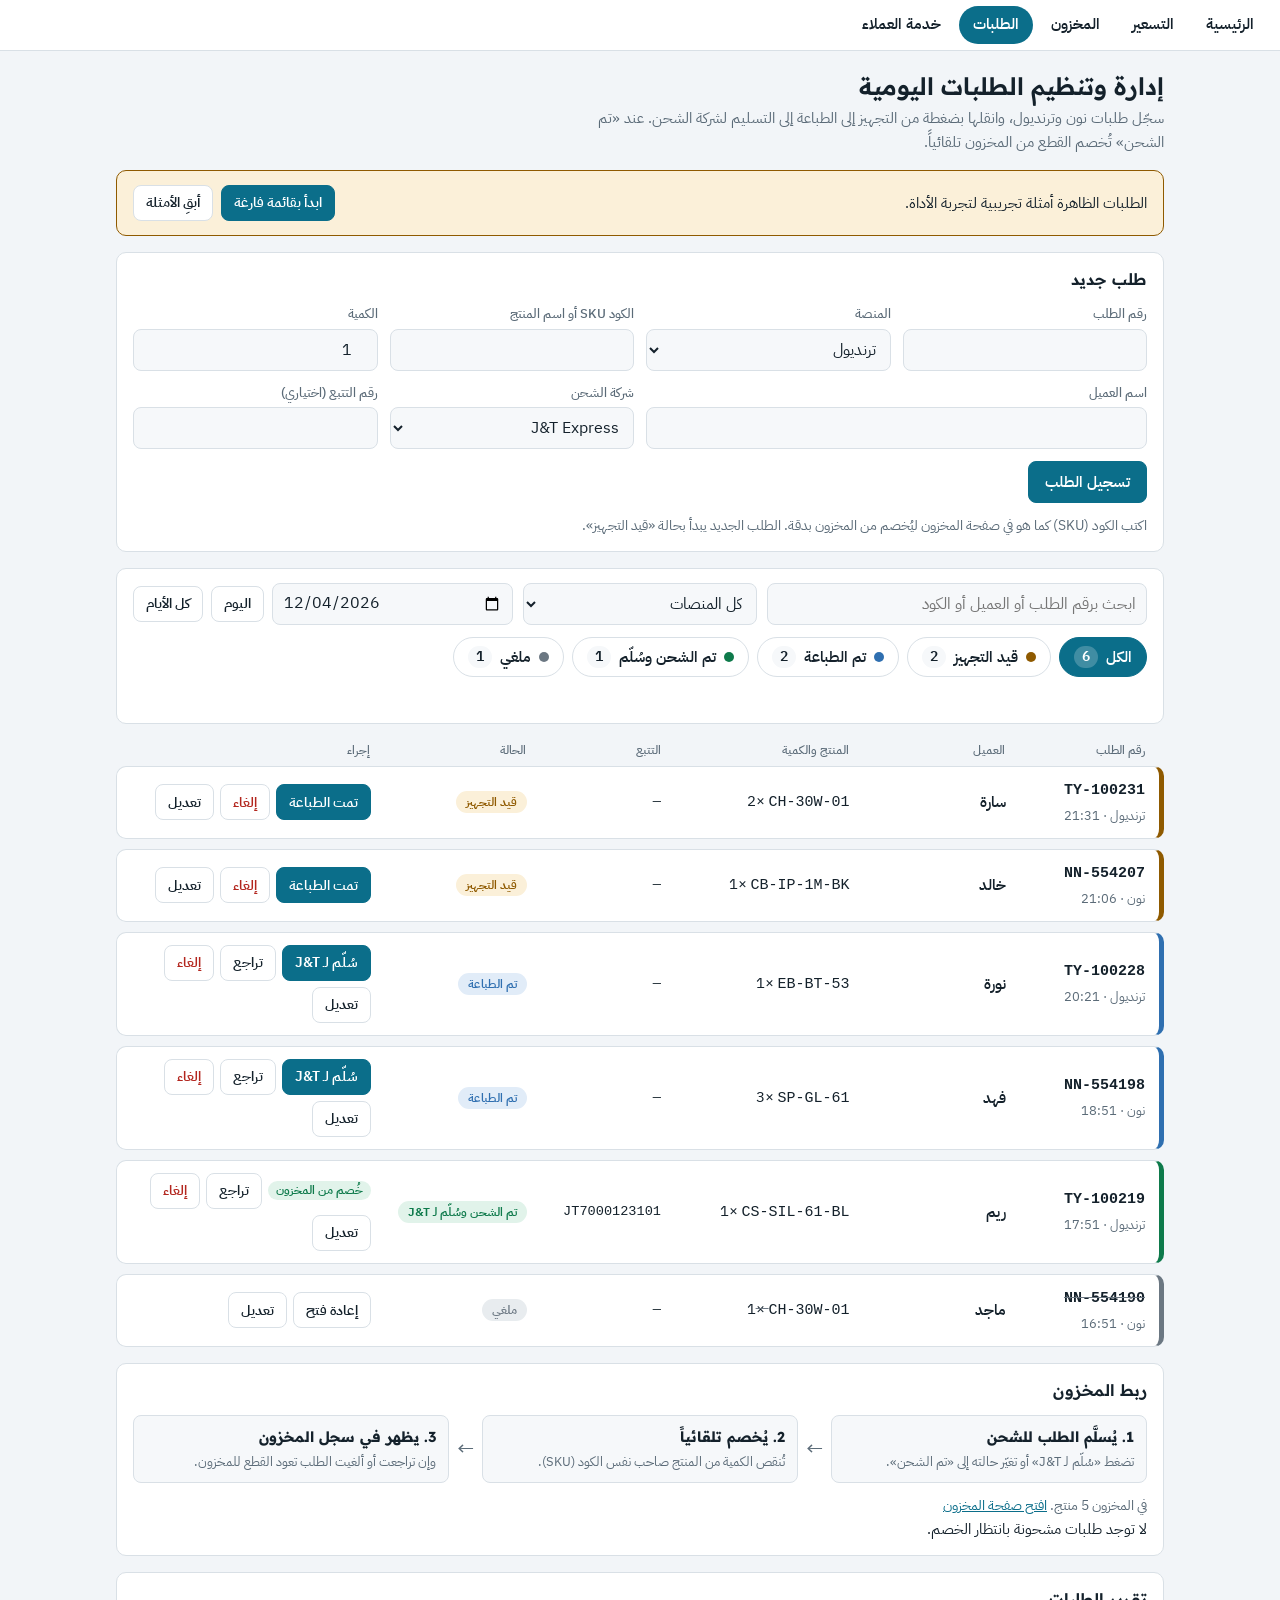
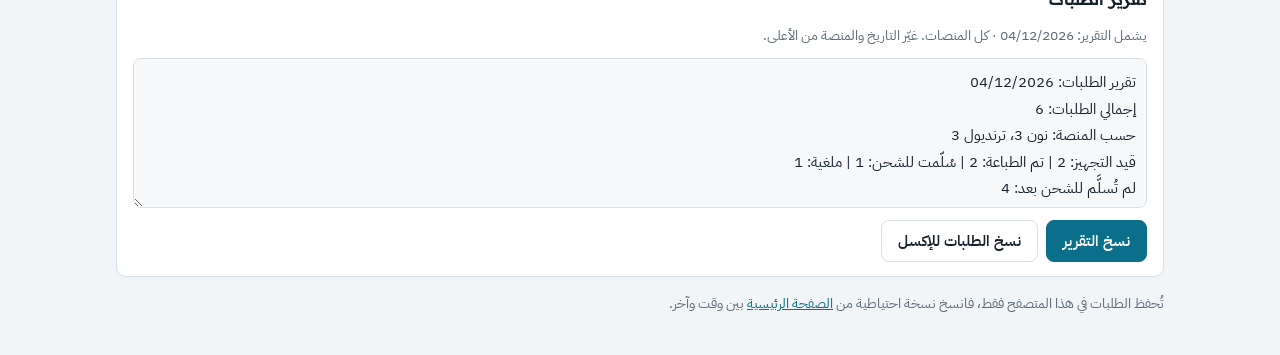
<file: orders.html>
<!doctype html>
<html lang="ar" dir="rtl">
<head>
<meta charset="utf-8">
<meta name="viewport" content="width=device-width, initial-scale=1">
<title>الطلبات اليومية</title>
<link rel="preconnect" href="https://fonts.googleapis.com">
<link rel="preconnect" href="https://fonts.gstatic.com" crossorigin>
<link rel="stylesheet" href="https://fonts.googleapis.com/css2?family=IBM+Plex+Sans+Arabic:wght@400;500;600&family=Readex+Pro:wght@500;600&display=swap">
<link rel="stylesheet" href="style.css">
<style>
body { background: var(--bg); color: var(--ink); font-family: var(--font-body); font-size: 15px; line-height: 1.6; }
* { box-sizing: border-box; }
.wrap { max-width: 1080px; margin-inline: auto; padding-inline: 16px; padding-block: 20px 40px; display: flex; flex-direction: column; gap: 16px; }
h1, h2 { font-family: var(--font-display); font-weight: 600; margin: 0; text-wrap: balance; }
h1 { font-size: 1.5rem; line-height: 1.3; }
h2 { font-size: 1rem; }
p { margin: 0; }
a { color: var(--accent); }
.muted { color: var(--muted); }
.small { font-size: 0.85rem; }
.num { direction: ltr; unicode-bidi: isolate; display: inline-block; font-variant-numeric: tabular-nums; white-space: nowrap; }

header { display: flex; flex-direction: column; gap: 4px; }
header p { color: var(--muted); max-width: 65ch; }
.card { background: var(--surface); border: 1px solid var(--line); border-radius: 10px; }
.pad { padding: 14px 16px; display: flex; flex-direction: column; gap: 12px; }

.field { display: flex; flex-direction: column; gap: 4px; min-width: 0; }
.field label, .lbl { font-size: 0.8rem; color: var(--muted); font-weight: 500; }
input, select, textarea { font: inherit; color: var(--ink); }
.field input, .field select, .tb-search, .tb-input {
  width: 100%; height: 42px; padding-inline: 10px; border-radius: 8px;
  border: 1px solid var(--line); background: var(--field); font-size: 1rem;
}
input[type="number"] { direction: ltr; text-align: right; font-variant-numeric: tabular-nums; }
input.ltr { direction: ltr; text-align: right; }
input:focus-visible, select:focus-visible, textarea:focus-visible, button:focus-visible, summary:focus-visible, a:focus-visible { outline: 2px solid var(--accent); outline-offset: 2px; }
.fgrid { display: grid; grid-template-columns: repeat(2, minmax(0, 1fr)); gap: 12px; }
.fgrid .wide { grid-column: 1 / -1; }
@media (min-width: 720px) { .fgrid { grid-template-columns: repeat(4, minmax(0, 1fr)); } .fgrid .w2 { grid-column: span 2; } }

.btn {
  height: 42px; padding-inline: 16px; border-radius: 8px; font: inherit; font-weight: 600; cursor: pointer;
  border: 1px solid var(--line); background: var(--surface); color: var(--ink); white-space: nowrap;
}
.btn.primary { background: var(--accent); border-color: var(--accent); color: var(--accent-ink); }
.btn.sm { height: 36px; padding-inline: 12px; font-size: 0.9rem; }
.btn.danger { color: var(--bad); }
.btn.armed { background: var(--bad); border-color: var(--bad); color: var(--surface); }
.btns { display: flex; flex-wrap: wrap; gap: 8px; }

.toolbar { display: grid; grid-template-columns: minmax(0, 1fr); gap: 10px; }
@media (min-width: 720px) { .toolbar { grid-template-columns: minmax(0, 1.3fr) minmax(0, 0.8fr) minmax(0, 1.3fr); } }
.dayrow { display: flex; gap: 8px; align-items: center; }
.dayrow input { flex: 1 1 auto; min-width: 0; }
.chips { display: flex; flex-wrap: wrap; gap: 8px; }
.chip {
  height: 40px; padding-inline: 14px; border-radius: 999px; border: 1px solid var(--line);
  background: var(--surface); color: var(--ink); font: inherit; font-weight: 600; cursor: pointer;
  display: inline-flex; align-items: center; gap: 8px;
}
.chip .n { font-variant-numeric: tabular-nums; background: var(--field); border-radius: 999px; padding-inline: 8px; font-size: 0.85rem; }
.chip[aria-pressed="true"] { background: var(--accent); border-color: var(--accent); color: var(--accent-ink); }
.chip[aria-pressed="true"] .n { background: rgba(255,255,255,0.22); color: inherit; }
.chip i { width: 10px; height: 10px; border-radius: 50%; display: inline-block; }
.chip i.prep { background: var(--s-prep); } .chip i.printed { background: var(--s-print); } .chip i.shipped { background: var(--s-ship); } .chip i.cancelled { background: var(--s-cancel); }

.demo { display: flex; flex-wrap: wrap; gap: 10px; align-items: center; justify-content: space-between; background: var(--s-prep-bg); border-color: var(--s-prep); }
#status { min-height: 1.4em; color: var(--muted); font-size: 0.88rem; }
.errmsg { color: var(--bad); font-size: 0.9rem; }

/* order list */
.head { display: none; }
.rows { display: flex; flex-direction: column; gap: 10px; }
.item { border: 1px solid var(--line); border-radius: 10px; background: var(--surface); border-inline-start-width: 5px; overflow: hidden; }
.item.s-prep { border-inline-start-color: var(--s-prep); }
.item.s-printed { border-inline-start-color: var(--s-print); }
.item.s-shipped { border-inline-start-color: var(--s-ship); }
.item.s-cancelled { border-inline-start-color: var(--s-cancel); }
.item.s-cancelled .ordno, .item.s-cancelled .what { text-decoration: line-through; text-decoration-color: var(--s-cancel); }
.row { display: grid; grid-template-columns: minmax(0, 1fr); gap: 10px; padding: 12px 14px; align-items: center; }
.cell { min-width: 0; display: flex; flex-direction: column; gap: 2px; }
.cl { font-size: 0.75rem; color: var(--muted); }
.ordno { font-family: ui-monospace, SFMono-Regular, Menlo, Consolas, monospace; direction: ltr; unicode-bidi: isolate; text-align: right; font-weight: 600; overflow-wrap: anywhere; }
.plat { font-size: 0.82rem; color: var(--muted); }
.cust { font-weight: 600; overflow-wrap: anywhere; }
.what { overflow-wrap: anywhere; }
.what .code { font-family: ui-monospace, SFMono-Regular, Menlo, Consolas, monospace; direction: ltr; unicode-bidi: isolate; display: inline-block; }
.trk { font-family: ui-monospace, SFMono-Regular, Menlo, Consolas, monospace; direction: ltr; unicode-bidi: isolate; text-align: right; font-size: 0.85rem; overflow-wrap: anywhere; }
.pill { display: inline-block; padding: 1px 10px; border-radius: 999px; font-size: 0.78rem; font-weight: 600; align-self: flex-start; }
.pill.prep { background: var(--s-prep-bg); color: var(--s-prep); }
.pill.printed { background: var(--s-print-bg); color: var(--s-print); }
.pill.shipped { background: var(--s-ship-bg); color: var(--s-ship); }
.pill.cancelled { background: var(--s-cancel-bg); color: var(--s-cancel); }
.stk { font-size: 0.78rem; color: var(--muted); }
.acts { display: flex; flex-wrap: wrap; gap: 6px; align-items: center; }
.edit { border-top: 1px solid var(--line); background: var(--field); padding: 14px; display: flex; flex-direction: column; gap: 12px; }
.edit .field input, .edit .field select { background: var(--surface); }
@media (min-width: 900px) {
  .head, .row { grid-template-columns: minmax(0, 1.15fr) minmax(0, 1.3fr) minmax(0, 1.6fr) minmax(0, 1.1fr) minmax(0, 1.3fr) minmax(0, 2.2fr); gap: 14px; }
  .head { display: grid; padding: 0 19px 6px 14px; color: var(--muted); font-size: 0.78rem; font-weight: 500; }
  .cl { display: none; }
}
.empty { padding: 28px 16px; text-align: center; color: var(--muted); }

/* inventory link */
.flow { display: grid; grid-template-columns: minmax(0, 1fr); gap: 8px; }
@media (min-width: 720px) { .flow { grid-template-columns: minmax(0, 1fr) auto minmax(0, 1fr) auto minmax(0, 1fr); align-items: stretch; } }
.step { border: 1px solid var(--line); border-radius: 8px; padding: 10px 12px; background: var(--field); display: flex; flex-direction: column; gap: 2px; }
.step b { font-family: var(--font-display); font-size: 0.9rem; }
.step span { font-size: 0.82rem; color: var(--muted); }
.arrow { display: none; align-self: center; color: var(--muted); font-size: 1.3rem; }
@media (min-width: 720px) { .arrow { display: block; } }
table.lines { width: 100%; border-collapse: collapse; }
table.lines th, table.lines td { padding: 6px 8px; text-align: right; border-bottom: 1px solid var(--line); font-size: 0.92rem; }
table.lines th { font-size: 0.78rem; font-weight: 500; color: var(--muted); }
table.lines td.q { text-align: left; font-weight: 600; }
.tablebox { overflow-x: auto; }
.tag { font-size: 0.75rem; font-weight: 600; padding: 0 8px; border-radius: 999px; background: var(--s-ship-bg); color: var(--s-ship); }
.tag.back { background: var(--s-prep-bg); color: var(--s-prep); }

textarea.big { width: 100%; min-height: 150px; border-radius: 8px; border: 1px solid var(--line); background: var(--field); padding: 10px; font-size: 0.92rem; line-height: 1.8; }
#fallback-box textarea { direction: ltr; min-height: 110px; }
.warnlist { margin: 0; padding-inline-start: 18px; display: flex; flex-direction: column; gap: 4px; font-size: .9rem; }
.stk.errmsg { font-size: .78rem; }
</style>
</head>
<body>
<script src="nav.js"></script>
<div class="wrap" dir="rtl" lang="ar">
  <header>
    <h1>إدارة وتنظيم الطلبات اليومية</h1>
    <p>سجّل طلبات نون وترنديول، وانقلها بضغطة من التجهيز إلى الطباعة إلى التسليم لشركة الشحن. عند «تم الشحن» تُخصم القطع من المخزون تلقائياً.</p>
  </header>

  <div class="card pad demo" id="demo" hidden style="flex-direction:row">
    <span>الطلبات الظاهرة أمثلة تجريبية لتجربة الأداة.</span>
    <span class="btns">
      <button class="btn sm primary" id="demo-clear" type="button">ابدأ بقائمة فارغة</button>
      <button class="btn sm" id="demo-keep" type="button">أبقِ الأمثلة</button>
    </span>
  </div>

  <section class="card pad" aria-labelledby="h-new">
    <h2 id="h-new">طلب جديد</h2>
    <div class="fgrid" id="nf">
      <div class="field"><label for="f-no">رقم الطلب</label><input id="f-no" class="ltr" type="text" autocomplete="off"></div>
      <div class="field"><label for="f-plat">المنصة</label>
        <select id="f-plat"><option value="trendyol">ترنديول</option><option value="noon">نون</option><option value="other">أخرى</option></select></div>
      <div class="field"><label for="f-item">الكود SKU أو اسم المنتج</label><input id="f-item" class="ltr" type="text" autocomplete="off"></div>
      <div class="field"><label for="f-qty">الكمية</label><input id="f-qty" type="number" inputmode="numeric" min="1" step="1" value="1"></div>
      <div class="field w2"><label for="f-cust">اسم العميل</label><input id="f-cust" type="text" autocomplete="off"></div>
      <div class="field"><label for="f-co">شركة الشحن</label>
        <select id="f-co"><option value="jt">J&amp;T Express</option><option value="other">شركة أخرى</option></select></div>
      <div class="field"><label for="f-trk">رقم التتبع (اختياري)</label><input id="f-trk" class="ltr" type="text" autocomplete="off"></div>
    </div>
    <div class="btns"><button class="btn primary" id="f-save" type="button">تسجيل الطلب</button></div>
    <p class="errmsg" id="f-err" hidden></p>
    <p class="small muted">اكتب الكود (SKU) كما هو في صفحة المخزون ليُخصم من المخزون بدقة. الطلب الجديد يبدأ بحالة «قيد التجهيز».</p>
  </section>

  <section class="card pad" aria-label="تصفية الطلبات">
    <div class="toolbar">
      <input class="tb-search" id="q" type="search" placeholder="ابحث برقم الطلب أو العميل أو الكود" aria-label="بحث">
      <select class="tb-input" id="plat-filter" aria-label="تصفية حسب المنصة">
        <option value="all">كل المنصات</option><option value="trendyol">ترنديول</option><option value="noon">نون</option><option value="other">أخرى</option>
      </select>
      <div class="dayrow">
        <input class="tb-input" id="day" type="date" aria-label="تاريخ الطلبات">
        <button class="btn sm" id="day-today" type="button">اليوم</button>
        <button class="btn sm" id="day-all" type="button" aria-pressed="false">كل الأيام</button>
      </div>
    </div>
    <div class="chips" role="group" aria-label="تصفية حسب الحالة" id="filters"></div>
    <div id="status" role="status" aria-live="polite"></div>
  </section>

  <div>
    <div class="head" aria-hidden="true">
      <span>رقم الطلب</span><span>العميل</span><span>المنتج والكمية</span><span>التتبع</span><span>الحالة</span><span>إجراء</span>
    </div>
    <div class="rows" id="rows"></div>
  </div>

  <section class="card pad" aria-labelledby="h-inv">
    <h2 id="h-inv">ربط المخزون</h2>
    <div class="flow" aria-label="كيف يُخصم المخزون">
      <div class="step"><b>1. يُسلَّم الطلب للشحن</b><span>تضغط «سُلّم لـ J&amp;T» أو تغيّر حالته إلى «تم الشحن».</span></div>
      <div class="arrow" aria-hidden="true">&#8592;</div>
      <div class="step"><b>2. يُخصم تلقائياً</b><span>تُنقص الكمية من المنتج صاحب نفس الكود (SKU).</span></div>
      <div class="arrow" aria-hidden="true">&#8592;</div>
      <div class="step"><b>3. يظهر في سجل المخزون</b><span>وإن تراجعت أو ألغيت الطلب تعود القطع للمخزون.</span></div>
    </div>
    <div id="inv-body" role="status" aria-live="polite"></div>
  </section>

  <section class="card pad" aria-labelledby="h-rep">
    <h2 id="h-rep">تقرير الطلبات</h2>
    <p class="small muted" id="rep-scope"></p>
    <textarea class="big" id="report" readonly aria-label="نص التقرير"></textarea>
    <div class="btns">
      <button class="btn primary" id="rep-copy" type="button">نسخ التقرير</button>
      <button class="btn" id="rep-tsv" type="button">نسخ الطلبات للإكسل</button>
    </div>
    <div id="fallback-box" hidden><textarea class="big" id="fallback" readonly aria-label="النص للنسخ"></textarea></div>
  </section>

  <p class="small muted">تُحفظ الطلبات في هذا المتصفح فقط، فانسخ نسخة احتياطية من <a href="index.html">الصفحة الرئيسية</a> بين وقت وآخر.</p>
</div>
<script src="store.js"></script>
<script src="logic.js"></script>
<script>
(function () {
  var PLAT = Ord.PLAT, coName = Ord.coName, statusLabel = Ord.statusLabel, nextStatus = Ord.nextStatus, prevStatus = Ord.prevStatus,
      dayKey = Ord.dayKey, dayLabel = Ord.dayLabel, timeLabel = Ord.timeLabel, filterOrders = Ord.filterOrders,
      buildReport = Ord.buildReport, toTSV = Ord.toTSV;
  var uid = function () { return 'o' + Date.now().toString(36) + Math.random().toString(36).slice(2, 6); };
  var MIN = 60000;

  function seed() {
    var n = Date.now(), d0 = new Date(); d0.setHours(0, 0, 0, 0);
    /* كل الأمثلة تقع في اليوم الحالي حتى لو فُتحت الصفحة بعد منتصف الليل بقليل */
    function ago(m) { return Math.max(d0.getTime() + MIN, n - m * MIN); }
    return {
      demo: true,
      orders: [
        { id: uid(), no: 'TY-100231', platform: 'trendyol', customer: 'سارة', item: 'CH-30W-01', qty: 2, company: 'jt', tracking: '', status: 'prep', deducted: false, createdAt: ago(20), updatedAt: ago(20) },
        { id: uid(), no: 'NN-554207', platform: 'noon', customer: 'خالد', item: 'CB-IP-1M-BK', qty: 1, company: 'jt', tracking: '', status: 'prep', deducted: false, createdAt: ago(45), updatedAt: ago(45) },
        { id: uid(), no: 'TY-100228', platform: 'trendyol', customer: 'نورة', item: 'EB-BT-53', qty: 1, company: 'jt', tracking: '', status: 'printed', deducted: false, createdAt: ago(90), updatedAt: ago(30) },
        { id: uid(), no: 'NN-554198', platform: 'noon', customer: 'فهد', item: 'SP-GL-61', qty: 3, company: 'jt', tracking: '', status: 'printed', deducted: false, createdAt: ago(180), updatedAt: ago(60) },
        { id: uid(), no: 'TY-100219', platform: 'trendyol', customer: 'ريم', item: 'CS-SIL-61-BL', qty: 1, company: 'jt', tracking: 'JT7000123101', status: 'shipped', deducted: true, createdAt: ago(240), updatedAt: ago(150) },
        { id: uid(), no: 'NN-554190', platform: 'noon', customer: 'ماجد', item: 'CH-30W-01', qty: 1, company: 'jt', tracking: '', status: 'cancelled', deducted: false, createdAt: ago(300), updatedAt: ago(200) }
      ]
    };
  }
  var state;
  var saved = Store.read('orders', null);
  var fresh = !(saved && Array.isArray(saved.orders));
  state = fresh ? seed() : saved;
  function save() { Store.write('orders', state); }
  if (fresh) save();

  var $ = function (id) { return document.getElementById(id); };
  function esc(t) { return String(t == null ? '' : t).replace(/[&<>"']/g, function (c) { return { '&': '&amp;', '<': '&lt;', '>': '&gt;', '"': '&quot;', "'": '&#39;' }[c]; }); }
  function nn(n) { return '<span class="num">' + esc(n) + '</span>'; }
  var stEl = $('status');
  function say(t) { stEl.textContent = t; }

  var todayKey = dayKey(Date.now());
  var ui = { status: 'all', platform: 'all', q: '', date: todayKey, editing: null };
  /* seeded examples are timestamped now, so today's view shows them */

  /* ---------- filters ---------- */
  function baseFilter() { return { date: ui.date, platform: ui.platform, q: ui.q }; }
  function renderFilters() {
    var base = filterOrders(state.orders, baseFilter());
    var c = { all: base.length, prep: 0, printed: 0, shipped: 0, cancelled: 0 };
    base.forEach(function (o) { c[o.status]++; });
    var defs = [['all', 'الكل', ''], ['prep', 'قيد التجهيز', 'prep'], ['printed', 'تم الطباعة', 'printed'], ['shipped', 'تم الشحن وسُلّم', 'shipped'], ['cancelled', 'ملغي', 'cancelled']];
    $('filters').innerHTML = defs.map(function (d) {
      return '<button type="button" class="chip" data-f="' + d[0] + '" aria-pressed="' + (ui.status === d[0]) + '">' + (d[2] ? '<i class="' + d[2] + '"></i>' : '') + d[1] + ' <span class="n">' + c[d[0]] + '</span></button>';
    }).join('');
    $('day').value = ui.date === 'all' ? '' : ui.date;
    $('day-all').setAttribute('aria-pressed', String(ui.date === 'all'));
    $('day-all').style.background = ui.date === 'all' ? 'var(--accent)' : '';
    $('day-all').style.color = ui.date === 'all' ? 'var(--accent-ink)' : '';
  }

  /* ---------- list ---------- */
  function find(id) { return state.orders.filter(function (o) { return o.id === id; })[0]; }
  function actionsHtml(o) {
    var s = o.status, h = '';
    if (s === 'prep') h += '<button type="button" class="btn sm primary" data-act="next" data-id="' + o.id + '">تمت الطباعة</button>';
    if (s === 'printed') h += '<button type="button" class="btn sm primary" data-act="next" data-id="' + o.id + '">سُلّم لـ ' + coName(o.company) + '</button>';
    if (s === 'shipped') {
      if (o.deducted) h += '<span class="tag">خُصم من المخزون</span>';
      else h += '<span class="stk errmsg">' + esc(o.stockWarn || 'لم يُخصم من المخزون') + '</span><button type="button" class="btn sm" data-act="retry" data-id="' + o.id + '">أعد خصمه</button>';
    }
    if (prevStatus(s)) h += '<button type="button" class="btn sm" data-act="prev" data-id="' + o.id + '">تراجع</button>';
    if (s === 'cancelled') h += '<button type="button" class="btn sm" data-act="reopen" data-id="' + o.id + '">إعادة فتح</button>';
    else h += '<button type="button" class="btn sm danger" data-act="cancel" data-id="' + o.id + '">إلغاء</button>';
    h += '<button type="button" class="btn sm" data-act="edit" data-id="' + o.id + '">' + (ui.editing === o.id ? 'إغلاق' : 'تعديل') + '</button>';
    return h;
  }
  function editHtml(o) {
    var opt = function (v, label, cur) { return '<option value="' + v + '"' + (cur === v ? ' selected' : '') + '>' + label + '</option>'; };
    return '<div class="edit"><div class="fgrid">' +
      '<div class="field"><label for="e-no">رقم الطلب</label><input id="e-no" class="ltr" type="text" value="' + esc(o.no) + '"></div>' +
      '<div class="field"><label for="e-plat">المنصة</label><select id="e-plat">' + opt('trendyol', 'ترنديول', o.platform) + opt('noon', 'نون', o.platform) + opt('other', 'أخرى', o.platform) + '</select></div>' +
      '<div class="field"><label for="e-item">الكود أو المنتج</label><input id="e-item" class="ltr" type="text" value="' + esc(o.item) + '"></div>' +
      '<div class="field"><label for="e-qty">الكمية</label><input id="e-qty" type="number" inputmode="numeric" min="1" step="1" value="' + esc(o.qty) + '"></div>' +
      '<div class="field w2"><label for="e-cust">العميل</label><input id="e-cust" type="text" value="' + esc(o.customer) + '"></div>' +
      '<div class="field"><label for="e-co">شركة الشحن</label><select id="e-co">' + opt('jt', 'J&amp;T Express', o.company) + opt('other', 'شركة أخرى', o.company) + '</select></div>' +
      '<div class="field"><label for="e-trk">رقم التتبع</label><input id="e-trk" class="ltr" type="text" value="' + esc(o.tracking) + '"></div>' +
      '</div><div class="btns">' +
      '<button type="button" class="btn primary sm" data-act="save" data-id="' + o.id + '">حفظ التعديل</button>' +
      '<button type="button" class="btn sm" data-act="close">إلغاء</button>' +
      '<button type="button" class="btn sm danger" data-act="del" data-id="' + o.id + '">حذف الطلب</button></div>' +
      '<p class="errmsg" id="e-err" hidden></p></div>';
  }
  function rowHtml(o) {
    var html = '<div class="item s-' + o.status + '"><div class="row">' +
      '<div class="cell"><span class="ordno">' + esc(o.no) + '</span><span class="plat">' + PLAT[o.platform] + ' · ' + nn(timeLabel(o.createdAt)) + '</span></div>' +
      '<div class="cell"><span class="cl">العميل</span><span class="cust">' + esc(o.customer || 'بدون اسم') + '</span></div>' +
      '<div class="cell"><span class="cl">المنتج والكمية</span><span class="what"><span class="code">' + esc(o.item) + '</span> ×' + nn(o.qty) + '</span></div>' +
      '<div class="cell"><span class="cl">التتبع</span><span class="trk">' + (o.tracking ? esc(o.tracking) : '—') + '</span></div>' +
      '<div class="cell"><span class="cl">الحالة</span><span class="pill ' + o.status + '">' + statusLabel(o.status, o.company) + '</span></div>' +
      '<div class="cell"><span class="cl">إجراء</span><div class="acts">' + actionsHtml(o) + '</div></div>' +
      '</div>';
    if (ui.editing === o.id) html += editHtml(o);
    return html + '</div>';
  }
  function renderRows() {
    var list = filterOrders(state.orders, { date: ui.date, platform: ui.platform, q: ui.q, status: ui.status })
      .sort(function (a, b) { return b.createdAt - a.createdAt; });
    if (!state.orders.length) {
      $('rows').innerHTML = '<div class="card empty">لا توجد طلبات بعد. سجّل أول طلب من النموذج في الأعلى.</div>';
    } else if (!list.length) {
      $('rows').innerHTML = '<div class="card empty">لا توجد طلبات تطابق التصفية. جرّب «كل الأيام» أو غيّر الحالة.</div>';
    } else {
      $('rows').innerHTML = list.map(rowHtml).join('');
    }
  }

  /* ---------- inventory link ---------- */
  function renderInv() {
    var inv = Store.read('inventory', null), n = inv && Array.isArray(inv.products) ? inv.products.length : 0;
    var bad = state.orders.filter(function (o) { return o.status === 'shipped' && !o.deducted; });
    var h = '<p class="small muted">' + (n ? 'في المخزون ' + nn(n) + ' منتج. ' : 'لا توجد بيانات مخزون بعد. ') + '<a href="inventory.html">افتح صفحة المخزون</a></p>';
    if (bad.length) {
      h += '<p class="errmsg"><strong>' + nn(bad.length) + '</strong> طلب مشحون لم يُخصم من المخزون:</p><ul class="warnlist">' +
        bad.map(function (o) { return '<li><span class="trk">' + esc(o.no) + '</span> · ' + esc(o.item) + ' ×' + nn(o.qty) + ' — ' + esc(o.stockWarn || 'لم يُخصم بعد') + '</li>'; }).join('') +
        '</ul><div class="btns"><button class="btn primary sm" id="inv-retry" type="button">أعد محاولة الخصم للكل</button></div>' +
        '<p class="small muted">الأسباب الشائعة: الكود مكتوب بشكل مختلف عن المخزون، أو الكمية المتوفرة أقل من المطلوب. صحّح الكود أو وفّر الكمية ثم أعد المحاولة.</p>';
    } else {
      h += '<p>لا توجد طلبات مشحونة بانتظار الخصم.</p>';
    }
    $('inv-body').innerHTML = h;
  }
  $('inv-body').addEventListener('click', function (e) {
    var b = e.target.closest('#inv-retry'); if (!b) return;
    var ok = 0, fail = 0;
    state.orders.forEach(function (o) {
      if (Ord.stockAction(o) !== 'deduct') return;
      if (applyStock(o).ok) ok++; else fail++;
    });
    save(); renderAll();
    say('أُعيدت المحاولة: خُصم ' + ok + ' طلب' + (fail ? '، وتعذّر ' + fail : '') + '.');
  });

  /* ---------- report ---------- */
  function renderReport() {
    var f = { date: ui.date, platform: ui.platform };
    var list = filterOrders(state.orders, f);
    var scope = ui.date === 'all' ? 'كل الأيام' : dayLabel(ui.date);
    var pl = ui.platform === 'all' ? '' : PLAT[ui.platform];
    $('rep-scope').textContent = 'يشمل التقرير: ' + scope + (pl ? ' · ' + pl : ' · كل المنصات') + '. غيّر التاريخ والمنصة من الأعلى.';
    $('report').value = buildReport(list, scope, pl);
  }

  function renderAll() { $('demo').hidden = !state.demo; renderFilters(); renderRows(); renderInv(); renderReport(); }

  /* ---------- actions ---------- */
  function applyStock(o) {
    var inv = Store.read('inventory', null);
    var r = Ord.syncStock(o, inv);
    if (r.changed) Store.write('inventory', inv);
    return r;
  }
  function stockNote(o, r) {
    if (!r || !r.action) return '';
    if (r.action === 'deduct') return r.ok ? ' خُصمت الكمية من المخزون، ورصيد «' + r.name + '» الآن ' + r.after + '.' : ' تنبيه: لم تُخصم من المخزون. ' + Ord.reasonText(r.reason, r.have, o.qty);
    return r.ok ? ' أُرجعت الكمية إلى المخزون، ورصيد «' + r.name + '» الآن ' + r.after + '.' : ' تنبيه: تعذّر إرجاع الكمية إلى المخزون. ' + Ord.reasonText(r.reason, r.have, o.qty);
  }
  function setStatus(o, s) {
    o.status = s; o.updatedAt = Date.now();
    var r = applyStock(o);
    if (o.status !== 'shipped') o.stockWarn = '';
    save(); renderAll();
    return r;
  }
  var armed = null, armTimer = null;
  $('rows').addEventListener('click', function (e) {
    var b = e.target.closest('[data-act]'); if (!b) return;
    var act = b.getAttribute('data-act'), id = b.getAttribute('data-id'), o = id ? find(id) : null, r;
    if (act === 'next') { var n = nextStatus(o.status); if (n) { r = setStatus(o, n); say('«' + o.no + '»: ' + statusLabel(n, o.company) + '.' + stockNote(o, r)); } }
    else if (act === 'prev') { var p = prevStatus(o.status); if (p) { r = setStatus(o, p); say('«' + o.no + '»: رجع إلى ' + statusLabel(p, o.company) + '.' + stockNote(o, r)); } }
    else if (act === 'cancel') { r = setStatus(o, 'cancelled'); say('أُلغي الطلب «' + o.no + '».' + stockNote(o, r)); }
    else if (act === 'reopen') { r = setStatus(o, 'prep'); say('أُعيد فتح «' + o.no + '» بحالة قيد التجهيز.'); }
    else if (act === 'retry') { r = applyStock(o); save(); renderAll(); say('«' + o.no + '»:' + (stockNote(o, r) || ' لا حاجة لخصم.')); }
    else if (act === 'edit') { ui.editing = ui.editing === id ? null : id; renderRows(); }
    else if (act === 'close') { ui.editing = null; renderRows(); }
    else if (act === 'save') {
      var no = $('e-no').value.trim(), item = $('e-item').value.trim(), plat = $('e-plat').value, qty = Math.round(parseFloat($('e-qty').value)), err = $('e-err');
      var msg = !no ? 'اكتب رقم الطلب.' : !item ? 'اكتب الكود أو اسم المنتج.' : !(qty >= 1) ? 'الكمية يجب أن تكون 1 أو أكثر.' :
        state.orders.some(function (x) { return x.id !== id && x.platform === plat && x.no.toLowerCase() === no.toLowerCase(); }) ? 'يوجد طلب بنفس الرقم في هذه المنصة.' : '';
      if (msg) { err.textContent = msg; err.hidden = false; return; }
      /* إن كان الطلب مخصوماً وتغيّر الكود أو الكمية نُرجع القديم ثم نخصم الجديد */
      var restockFirst = o.deducted && (o.item.toLowerCase() !== item.toLowerCase() || o.qty !== qty);
      if (restockFirst) {
        var inv0 = Store.read('inventory', null);
        if (inv0 && Array.isArray(inv0.products) && Inv.adjustStock(inv0, o.item, o.qty, 'تعديل الطلب ' + o.no).ok) Store.write('inventory', inv0);
        o.deducted = false;
      }
      o.no = no; o.item = item; o.platform = plat; o.qty = qty; o.customer = $('e-cust').value.trim();
      o.company = $('e-co').value; o.tracking = $('e-trk').value.trim(); o.updatedAt = Date.now();
      var note = restockFirst ? stockNote(o, applyStock(o)) : '';
      ui.editing = null; save(); renderAll(); say('تم حفظ تعديلات «' + o.no + '».' + note);
    }
    else if (act === 'del') {
      if (armed === id) {
        var dn = '';
        if (o.deducted) { o.status = 'cancelled'; dn = stockNote(o, applyStock(o)); }
        state.orders = state.orders.filter(function (x) { return x.id !== id; });
        armed = null; ui.editing = null; save(); renderAll(); say('حُذف الطلب «' + o.no + '».' + dn);
      } else {
        armed = id; b.textContent = 'اضغط للتأكيد'; b.classList.add('armed');
        clearTimeout(armTimer);
        armTimer = setTimeout(function () { armed = null; if (b.isConnected) { b.textContent = 'حذف الطلب'; b.classList.remove('armed'); } }, 3000);
      }
    }
  });

  /* ---------- new order ---------- */
  function addOrder() {
    var no = $('f-no').value.trim(), item = $('f-item').value.trim(), plat = $('f-plat').value;
    var qty = Math.round(parseFloat($('f-qty').value)), err = $('f-err');
    var msg = !no ? 'اكتب رقم الطلب.' : !item ? 'اكتب الكود أو اسم المنتج.' : !(qty >= 1) ? 'الكمية يجب أن تكون 1 أو أكثر.' :
      state.orders.some(function (x) { return x.platform === plat && x.no.toLowerCase() === no.toLowerCase(); }) ? 'هذا الطلب مسجّل مسبقاً في ' + PLAT[plat] + '.' : '';
    if (msg) { err.textContent = msg; err.hidden = false; return; }
    err.hidden = true;
    var now = Date.now();
    state.orders.push({ id: uid(), no: no, platform: plat, customer: $('f-cust').value.trim(), item: item, qty: qty, company: $('f-co').value,
      tracking: $('f-trk').value.trim(), status: 'prep', deducted: false, createdAt: now, updatedAt: now });
    ['f-no', 'f-item', 'f-cust', 'f-trk'].forEach(function (id) { $(id).value = ''; });
    $('f-qty').value = 1;
    if (ui.date !== 'all' && ui.date !== todayKey) ui.date = todayKey;
    save(); renderAll(); say('سُجّل الطلب «' + no + '» بحالة قيد التجهيز.');
    $('f-no').focus();
  }
  $('f-save').addEventListener('click', addOrder);
  $('nf').addEventListener('keydown', function (e) { if (e.key === 'Enter' && e.target.tagName === 'INPUT') { e.preventDefault(); addOrder(); } });

  /* ---------- filters events ---------- */
  $('filters').addEventListener('click', function (e) { var b = e.target.closest('[data-f]'); if (!b) return; ui.status = b.getAttribute('data-f'); renderFilters(); renderRows(); });
  $('q').addEventListener('input', function (e) { ui.q = e.target.value; renderFilters(); renderRows(); });
  $('plat-filter').addEventListener('change', function (e) { ui.platform = e.target.value; renderFilters(); renderRows(); renderReport(); });
  $('day').addEventListener('change', function (e) { ui.date = e.target.value || 'all'; renderFilters(); renderRows(); renderReport(); });
  $('day-today').addEventListener('click', function () { ui.date = dayKey(Date.now()); todayKey = ui.date; renderFilters(); renderRows(); renderReport(); });
  $('day-all').addEventListener('click', function () { ui.date = 'all'; renderFilters(); renderRows(); renderReport(); });

  /* ---------- demo ---------- */
  $('demo-clear').addEventListener('click', function () { state.orders = []; state.demo = false; save(); renderAll(); say('بدأت بقائمة فارغة.'); });
  $('demo-keep').addEventListener('click', function () { state.demo = false; save(); renderAll(); });

  /* ---------- copy ---------- */
  function copyText(text, okMsg) {
    var box = $('fallback-box'), ta = $('fallback');
    var fb = function () { box.hidden = false; ta.value = text; ta.focus(); ta.select(); say('تعذّر النسخ تلقائياً. حدّدنا لك النص، انسخه يدوياً.'); };
    try { navigator.clipboard.writeText(text).then(function () { box.hidden = true; say(okMsg); }, fb); } catch (err) { fb(); }
  }
  $('rep-copy').addEventListener('click', function () { copyText($('report').value, 'تم نسخ التقرير.'); });
  $('rep-tsv').addEventListener('click', function () {
    var list = filterOrders(state.orders, { date: ui.date, platform: ui.platform });
    if (!list.length) { say('لا توجد طلبات لنسخها في هذه التصفية.'); return; }
    copyText(toTSV(list), 'تم نسخ الطلبات. الصقها في الإكسل أو Google Sheets.');
  });

  /* عند تغيّر البيانات من صفحة أخرى */
  function reload() {
    var o = Store.read('orders', null);
    if (o && Array.isArray(o.orders)) { state = o; ui.editing = null; }
    renderAll();
  }
  Store.onChange(function (n) { if (n === 'orders' || n === 'inventory') reload(); });
  window.addEventListener('pageshow', function (e) { if (e.persisted) reload(); });

  renderAll();
})();
</script>
</body>
</html>
</file>
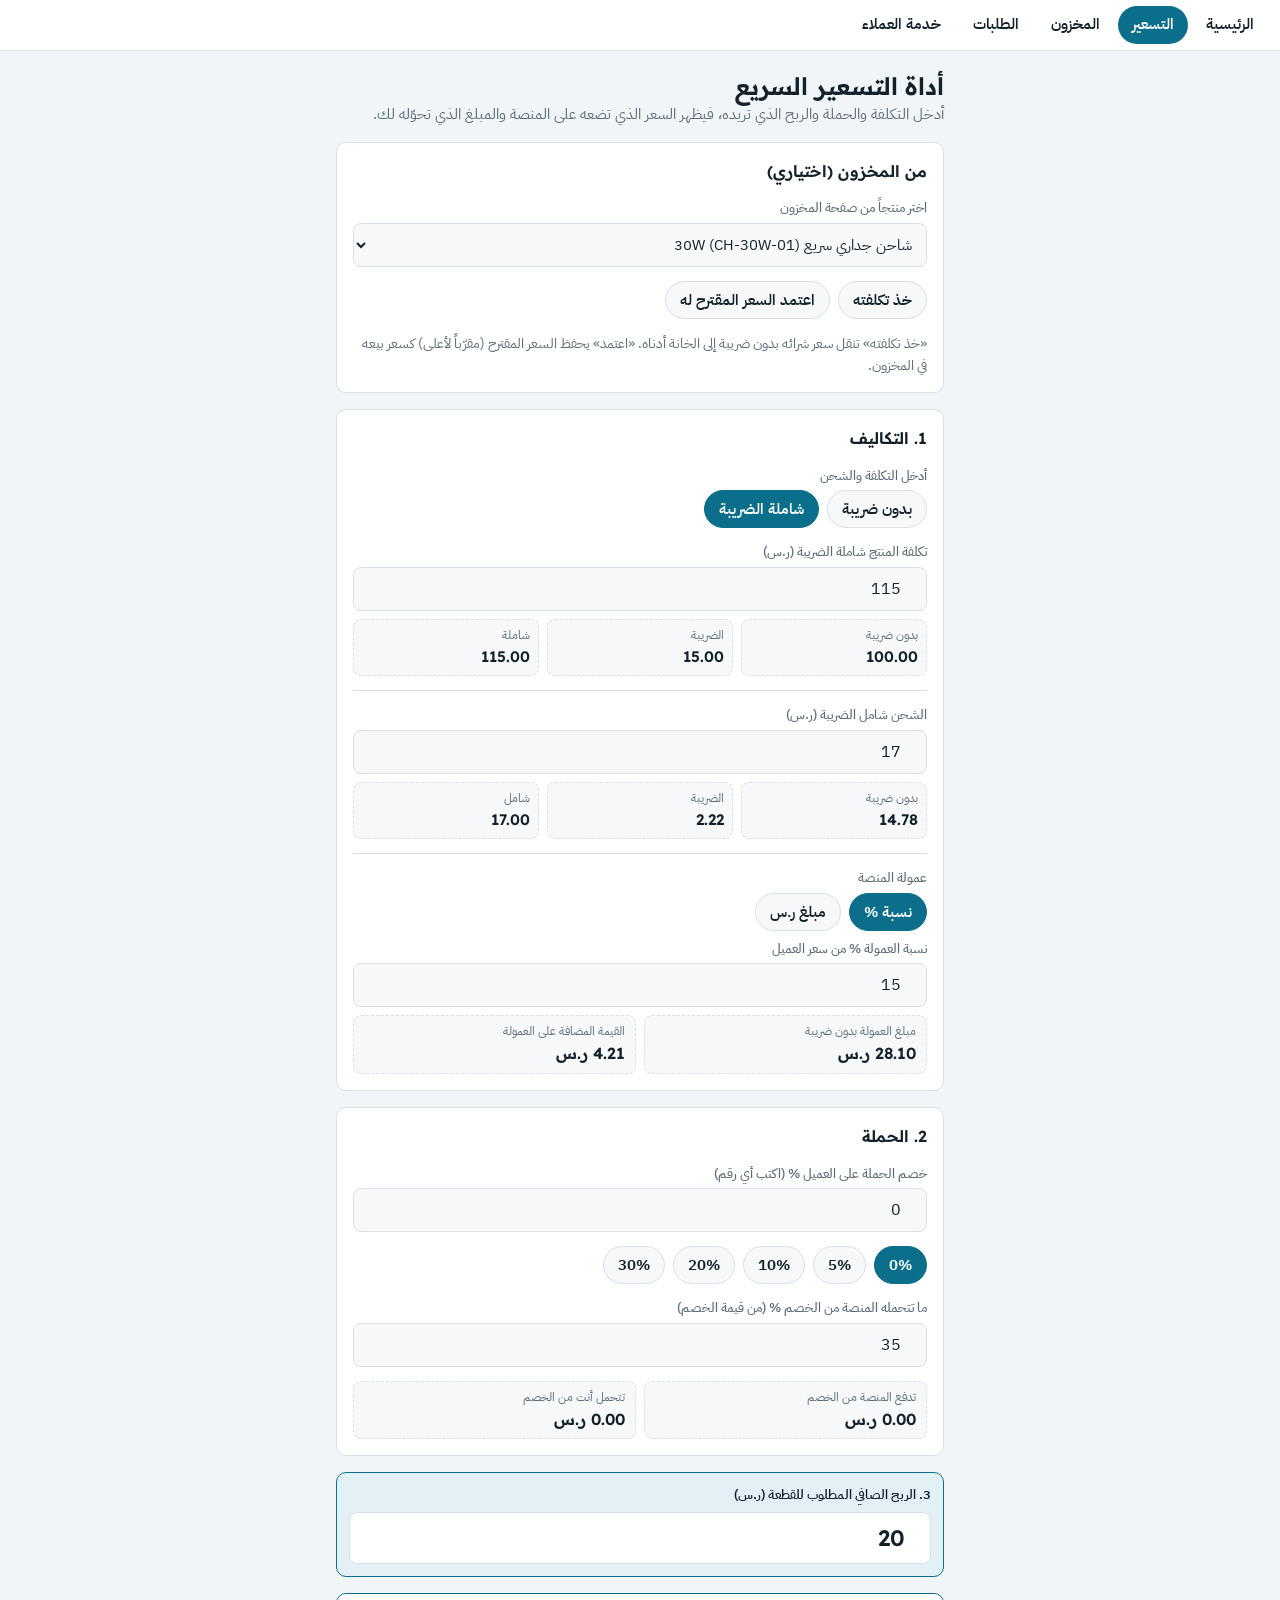
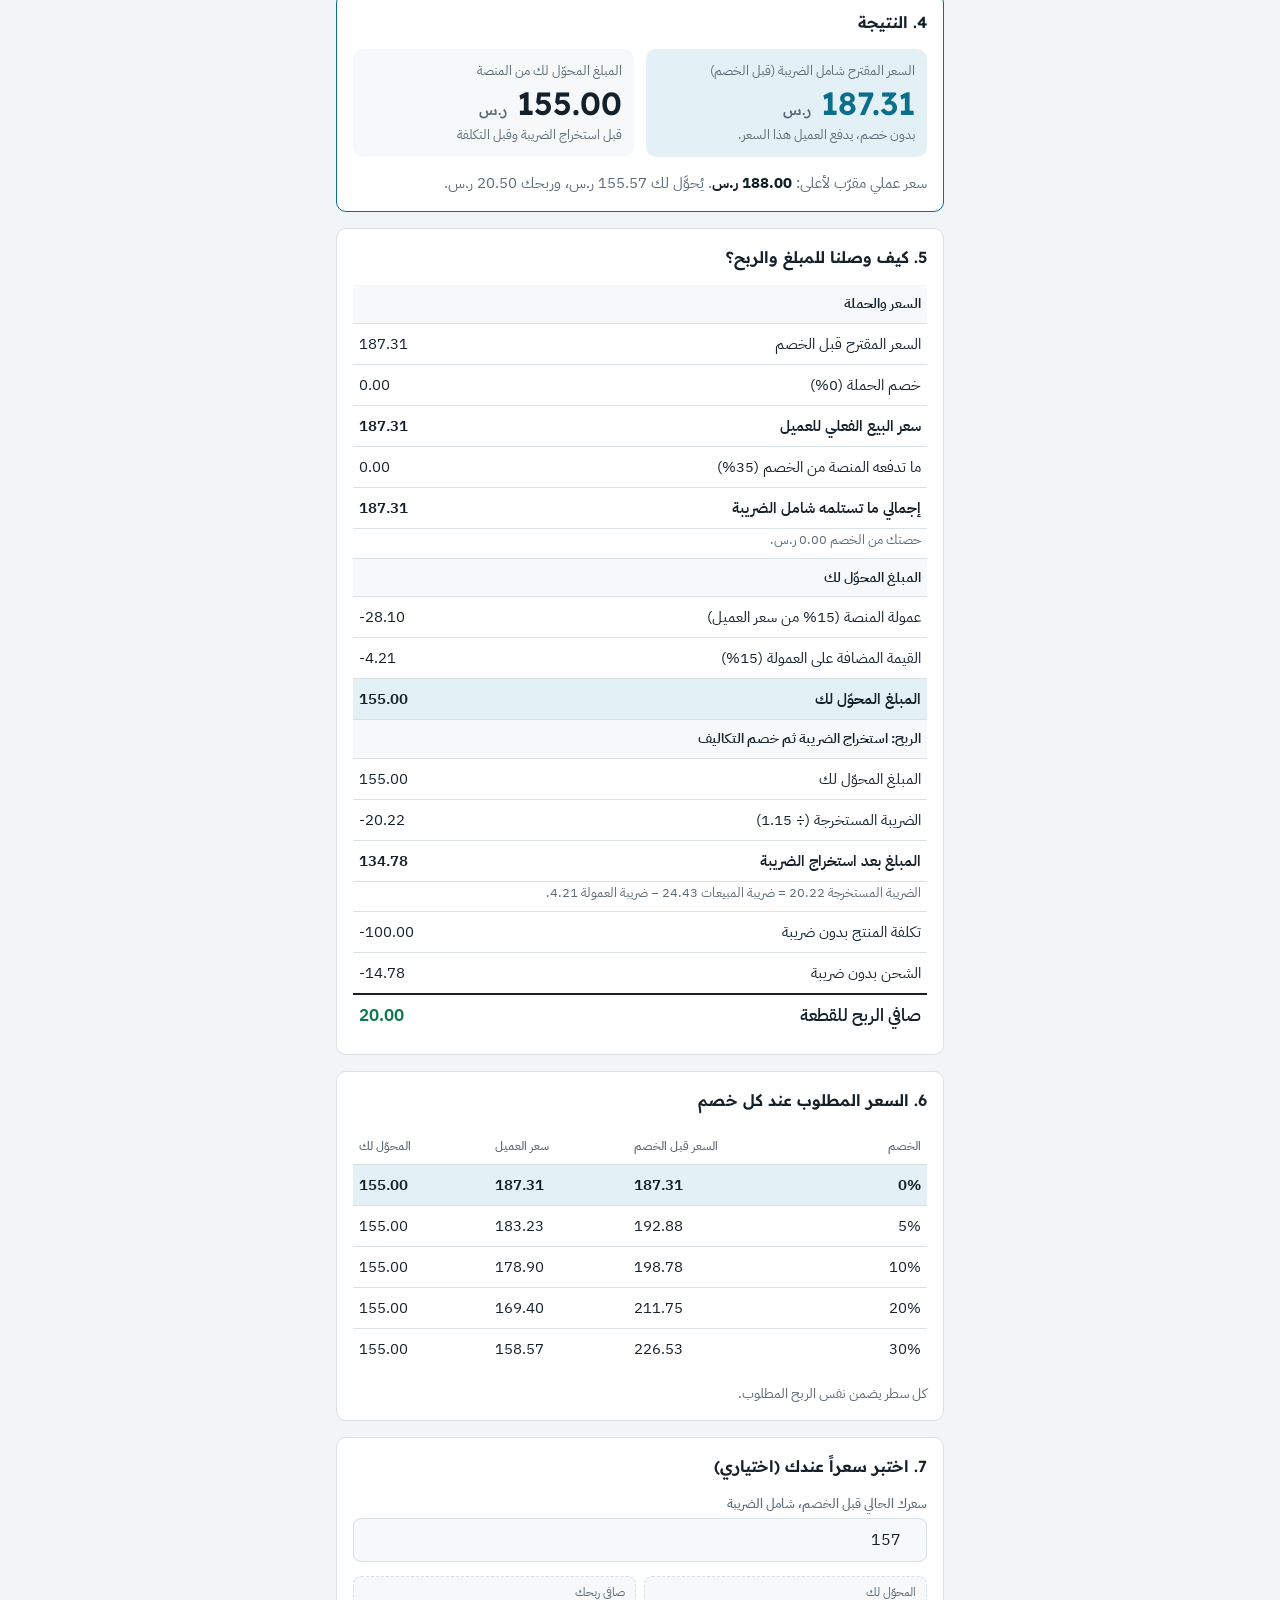
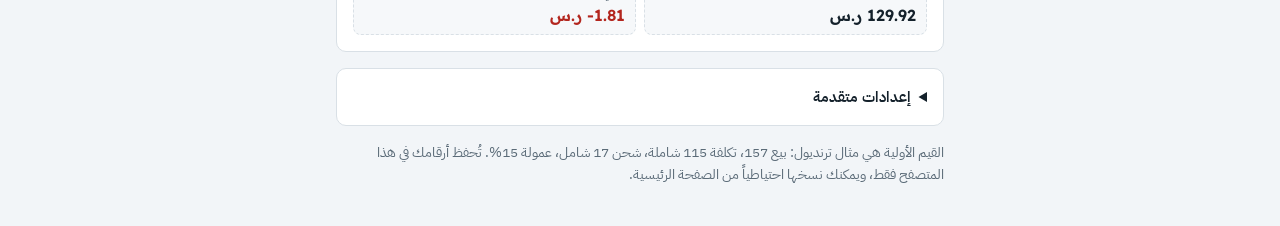
<file: pricing.html>
<!doctype html>
<html lang="ar" dir="rtl">
<head>
<meta charset="utf-8">
<meta name="viewport" content="width=device-width, initial-scale=1">
<title>أداة التسعير</title>
<link rel="preconnect" href="https://fonts.googleapis.com">
<link rel="preconnect" href="https://fonts.gstatic.com" crossorigin>
<link rel="stylesheet" href="https://fonts.googleapis.com/css2?family=IBM+Plex+Sans+Arabic:wght@400;500;600&family=Readex+Pro:wght@500;600&display=swap">
<link rel="stylesheet" href="style.css">
<style>
body { background: var(--bg); color: var(--ink); font-family: var(--font-body); font-size: 15px; line-height: 1.6; }
* { box-sizing: border-box; }
.wrap { max-width: 640px; margin-inline: auto; padding-inline: 16px; padding-block: 20px 40px; display: flex; flex-direction: column; gap: 16px; }
h1, h2 { font-family: var(--font-display); font-weight: 600; margin: 0; text-wrap: balance; }
h1 { font-size: 1.5rem; line-height: 1.3; }
h2 { font-size: 1rem; }
p { margin: 0; }
.muted { color: var(--muted); }
.small { font-size: 0.85rem; }
.num { direction: ltr; unicode-bidi: isolate; display: inline-block; font-variant-numeric: tabular-nums; white-space: nowrap; }
.pos { color: var(--good); }
.neg { color: var(--bad); }

.card { background: var(--surface); border: 1px solid var(--line); border-radius: 10px; padding: 16px; display: flex; flex-direction: column; gap: 14px; }
.grid { display: grid; grid-template-columns: repeat(2, minmax(0, 1fr)); gap: 12px; }
.field { display: flex; flex-direction: column; gap: 4px; min-width: 0; }
.field.wide { grid-column: 1 / -1; }
.field label, .lbl { font-size: 0.8rem; color: var(--muted); font-weight: 500; }
.field input, .field select {
  width: 100%; height: 44px; padding-inline: 10px; border-radius: 8px;
  border: 1px solid var(--line); background: var(--field); color: var(--ink); font: inherit; font-size: 1rem;
}
.field input[type="number"] { direction: ltr; text-align: right; font-variant-numeric: tabular-nums; }
.field input:focus-visible, .field select:focus-visible, .chip:focus-visible, summary:focus-visible { outline: 2px solid var(--accent); outline-offset: 2px; }

.chips { display: flex; flex-wrap: wrap; gap: 8px; align-items: center; }
.chip {
  height: 38px; min-width: 52px; padding-inline: 14px; border-radius: 999px; border: 1px solid var(--line);
  background: var(--field); color: var(--ink); font: inherit; font-weight: 600; cursor: pointer;
}
.chip[aria-pressed="true"] { background: var(--accent); border-color: var(--accent); color: var(--accent-ink); }

.sub-h { display: flex; flex-direction: column; gap: 8px; }
.sub-h + .sub-h { border-top: 1px solid var(--line); padding-top: 14px; }
.ro { display: grid; grid-template-columns: repeat(2, minmax(0, 1fr)); gap: 8px; }
.ro.three { grid-template-columns: repeat(3, minmax(0, 1fr)); }
.rbox { border: 1px dashed var(--line); border-radius: 8px; padding: 6px 10px; background: var(--field); display: flex; flex-direction: column; min-width: 0; }
.rbox span.l { font-size: 0.75rem; color: var(--muted); }
.rbox span.v { font-family: var(--font-display); font-weight: 600; font-size: 1rem; }
.ro.three .rbox { padding-inline: 8px; }
.ro.three .rbox span.v { font-size: 0.95rem; }

.target { border: 1px solid var(--accent); background: var(--accent-soft); border-radius: 10px; padding: 12px; }
.target input { font-family: var(--font-display); font-weight: 600; font-size: 1.4rem; height: 52px; background: var(--surface); }

.answer { border-color: var(--accent); }
.answer .pair { display: grid; grid-template-columns: repeat(2, minmax(0, 1fr)); gap: 12px; }
@media (max-width: 420px) { .answer .pair { grid-template-columns: minmax(0, 1fr); } }
.answer .blk { display: flex; flex-direction: column; gap: 2px; padding: 12px; border-radius: 10px; background: var(--field); min-width: 0; }
.answer .blk.main { background: var(--accent-soft); }
.answer .blk .t { font-size: 0.8rem; color: var(--muted); }
.answer .blk .big { font-family: var(--font-display); font-weight: 600; font-size: 2rem; line-height: 1.2; }
.answer .blk.main .big { color: var(--accent); }
.answer .blk .big small { font-size: 0.9rem; font-weight: 500; color: var(--muted); }
.answer .blk .s { font-size: 0.82rem; color: var(--muted); }
.answer .line { color: var(--muted); }
.answer .line strong { color: var(--ink); }

table { width: 100%; border-collapse: collapse; }
th, td { padding: 8px 6px; text-align: right; border-bottom: 1px solid var(--line); }
th { font-size: 0.78rem; font-weight: 500; color: var(--muted); }
td.v, th.v { text-align: left; }
tbody tr:last-child td { border-bottom: 0; }
table.steps tr.grp td { background: var(--field); font-weight: 600; font-size: 0.85rem; }
table.steps tr.key td { font-weight: 600; }
table.steps tr.pay td { font-weight: 600; background: var(--accent-soft); }
table.steps tr.note td { color: var(--muted); font-size: 0.82rem; padding-block: 0 8px; }
table.steps tr.final td { font-weight: 600; font-size: 1.05rem; border-top: 2px solid var(--ink); }
table.cmp { min-width: 420px; }
table.cmp tr.sel td { background: var(--accent-soft); font-weight: 600; }
.tablebox { overflow-x: auto; }

details.adv summary { cursor: pointer; font-weight: 600; }
details.adv .grid { margin-block-start: 12px; }
details.adv .field select { font-size: 0.9rem; }
.warn { color: var(--bad); font-size: 0.9rem; }
.chip:disabled { opacity: .5; cursor: not-allowed; }
.field select#invsel { font-size: .95rem; }
</style>
</head>
<body>
<script src="nav.js"></script>
<div class="wrap" dir="rtl" lang="ar">
  <header>
    <h1>أداة التسعير السريع</h1>
    <p class="muted">أدخل التكلفة والحملة والربح الذي تريده، فيظهر السعر الذي تضعه على المنصة والمبلغ الذي تحوّله لك.</p>
  </header>

  <section class="card" aria-labelledby="h-inv">
    <h2 id="h-inv">من المخزون (اختياري)</h2>
    <div class="field"><label for="invsel">اختر منتجاً من صفحة المخزون</label><select id="invsel"></select></div>
    <div class="chips">
      <button type="button" class="chip" id="invfill">خذ تكلفته</button>
      <button type="button" class="chip" id="invapprove">اعتمد السعر المقترح له</button>
    </div>
    <p class="small muted" id="invmsg" role="status" aria-live="polite">«خذ تكلفته» تنقل سعر شرائه بدون ضريبة إلى الخانة أدناه. «اعتمد» يحفظ السعر المقترح (مقرّباً لأعلى) كسعر بيعه في المخزون.</p>
  </section>

  <section class="card" aria-labelledby="h-in">
    <h2 id="h-in">1. التكاليف</h2>
    <div class="field">
      <span class="lbl" id="entry-lbl">أدخل التكلفة والشحن</span>
      <div class="chips" role="group" aria-labelledby="entry-lbl" id="entrymode">
        <button type="button" class="chip" data-e="ex" aria-pressed="false">بدون ضريبة</button>
        <button type="button" class="chip" data-e="incl" aria-pressed="false">شاملة الضريبة</button>
      </div>
    </div>

    <div class="sub-h">
      <div class="field"><label for="buy" id="buy-lbl">تكلفة المنتج (ر.س)</label><input id="buy" type="number" inputmode="decimal" min="0" step="0.5" data-k="buy"></div>
      <div class="ro three">
        <div class="rbox"><span class="l">بدون ضريبة</span><span class="v" id="ro-buy-ex">—</span></div>
        <div class="rbox"><span class="l">الضريبة</span><span class="v" id="ro-buy-vat">—</span></div>
        <div class="rbox"><span class="l">شاملة</span><span class="v" id="ro-buy-inc">—</span></div>
      </div>
    </div>

    <div class="sub-h">
      <div class="field"><label for="ship" id="ship-lbl">الشحن (ر.س)</label><input id="ship" type="number" inputmode="decimal" min="0" step="0.5" data-k="ship"></div>
      <div class="ro three">
        <div class="rbox"><span class="l">بدون ضريبة</span><span class="v" id="ro-ship-ex">—</span></div>
        <div class="rbox"><span class="l">الضريبة</span><span class="v" id="ro-ship-vat">—</span></div>
        <div class="rbox"><span class="l">شامل</span><span class="v" id="ro-ship-inc">—</span></div>
      </div>
    </div>

    <div class="sub-h">
      <div class="field">
        <span class="lbl" id="comm-lbl">عمولة المنصة</span>
        <div class="chips" role="group" aria-labelledby="comm-lbl" id="commmode">
          <button type="button" class="chip" data-m="pct" aria-pressed="true">نسبة %</button>
          <button type="button" class="chip" data-m="amt" aria-pressed="false">مبلغ ر.س</button>
        </div>
      </div>
      <div class="field"><label for="comm" id="comm-in-lbl">نسبة العمولة % من سعر العميل</label><input id="comm" type="number" inputmode="decimal" min="0" step="0.5"></div>
      <div class="ro">
        <div class="rbox"><span class="l">مبلغ العمولة بدون ضريبة</span><span class="v" id="ro-comm">—</span></div>
        <div class="rbox"><span class="l">القيمة المضافة على العمولة</span><span class="v" id="ro-commvat">—</span></div>
      </div>
    </div>
  </section>

  <section class="card" aria-labelledby="h-camp">
    <h2 id="h-camp">2. الحملة</h2>
    <div class="field">
      <label for="disc">خصم الحملة على العميل % (اكتب أي رقم)</label>
      <input id="disc" type="number" inputmode="decimal" min="0" max="95" step="0.5" data-k="disc">
    </div>
    <div class="chips" role="group" aria-label="اختصارات الخصم" id="chips">
      <button type="button" class="chip" data-d="0" aria-pressed="false">0%</button>
      <button type="button" class="chip" data-d="5" aria-pressed="false">5%</button>
      <button type="button" class="chip" data-d="10" aria-pressed="false">10%</button>
      <button type="button" class="chip" data-d="20" aria-pressed="false">20%</button>
      <button type="button" class="chip" data-d="30" aria-pressed="false">30%</button>
    </div>
    <p class="warn" id="disc-hint" hidden>أعلى خصم يحسبه الجدول هو 95%.</p>
    <div class="field">
      <label for="support">ما تتحمله المنصة من الخصم % (من قيمة الخصم)</label>
      <input id="support" type="number" inputmode="decimal" min="0" max="100" step="1" data-k="support">
    </div>
    <div class="ro">
      <div class="rbox"><span class="l">تدفع المنصة من الخصم</span><span class="v" id="ro-subs">—</span></div>
      <div class="rbox"><span class="l">تتحمل أنت من الخصم</span><span class="v" id="ro-mine">—</span></div>
    </div>
  </section>

  <section class="card target field" style="gap:6px">
    <label for="target" style="font-weight:600;color:var(--ink)">3. الربح الصافي المطلوب للقطعة (ر.س)</label>
    <input id="target" type="number" inputmode="decimal" step="0.5" data-k="target">
  </section>

  <section class="card answer" aria-labelledby="h-ans" aria-live="polite">
    <h2 id="h-ans">4. النتيجة</h2>
    <div class="pair">
      <div class="blk main">
        <span class="t">السعر المقترح شامل الضريبة (قبل الخصم)</span>
        <span class="big" id="out-price">—</span>
        <span class="s" id="out-cust"></span>
      </div>
      <div class="blk">
        <span class="t">المبلغ المحوّل لك من المنصة</span>
        <span class="big" id="out-payout">—</span>
        <span class="s">قبل استخراج الضريبة وقبل التكلفة</span>
      </div>
    </div>
    <p class="line" id="out-round"></p>
    <p class="warn" id="out-warn" hidden>تعذّر حساب السعر. راجع نسبة العمولة والخصم.</p>
  </section>

  <section class="card" aria-labelledby="h-steps">
    <h2 id="h-steps">5. كيف وصلنا للمبلغ والربح؟</h2>
    <div class="tablebox"><table class="steps"><tbody id="steps"></tbody></table></div>
  </section>

  <section class="card" aria-labelledby="h-cmp">
    <h2 id="h-cmp">6. السعر المطلوب عند كل خصم</h2>
    <div class="tablebox">
      <table class="cmp">
        <thead><tr><th>الخصم</th><th class="v">السعر قبل الخصم</th><th class="v">سعر العميل</th><th class="v">المحوّل لك</th></tr></thead>
        <tbody id="cmp"></tbody>
      </table>
    </div>
    <p class="small muted">كل سطر يضمن نفس الربح المطلوب.</p>
  </section>

  <section class="card" aria-labelledby="h-chk">
    <h2 id="h-chk">7. اختبر سعراً عندك (اختياري)</h2>
    <div class="field"><label for="current">سعرك الحالي قبل الخصم، شامل الضريبة</label><input id="current" type="number" inputmode="decimal" min="0" step="0.5" data-k="current"></div>
    <div class="ro">
      <div class="rbox"><span class="l">المحوّل لك</span><span class="v" id="out-curpay">—</span></div>
      <div class="rbox"><span class="l">صافي ربحك</span><span class="v" id="out-cur">—</span></div>
    </div>
  </section>

  <section class="card">
    <details class="adv">
      <summary>إعدادات متقدمة</summary>
      <div class="grid">
        <div class="field"><label for="vat">ضريبة القيمة المضافة %</label><input id="vat" type="number" inputmode="decimal" min="0" step="0.5" data-k="vat"></div>
        <div class="field"><label for="base">تُحسب العمولة على</label>
          <select id="base" data-k="base"><option value="incl">سعر العميل شامل الضريبة</option><option value="ex">سعر العميل بدون الضريبة</option></select></div>
        <div class="field wide"><label for="shipDeduct">الشحن</label>
          <select id="shipDeduct" data-k="shipDeduct"><option value="yes">تخصمه المنصة من المبلغ المحوّل</option><option value="no">لا تخصمه المنصة من المحوّل (يظهر منفصلاً)</option></select></div>
        <div class="field wide"><label for="commVat">ضريبة العمولة</label>
          <select id="commVat" data-k="commVat"><option value="rec">مستردة (أنا مسجّل في الضريبة ولدي فاتورة)</option><option value="cost">تكلفة عليّ (غير مستردة)</option></select></div>
      </div>
      <p class="small muted" style="margin-block-start:12px">طريقة الحساب: نأخذ المبلغ المحوّل، ونستخرج منه الضريبة بالقسمة على (1 + الضريبة)، ثم نخصم التكلفة والشحن بدون ضريبة. تصح هذه الطريقة للمتجر المسجّل في الضريبة ولديه فواتير ضريبية للتكلفة والشحن والعمولة. دعم المنصة للخصم يُحسب ضمن ما تستلمه ويخضع للضريبة، وراجع محاسبك لتأكيد ذلك.</p>
    </details>
  </section>
  <p class="small muted">القيم الأولية هي مثال ترنديول: بيع 157، تكلفة 115 شاملة، شحن 17 شامل، عمولة 15%. تُحفظ أرقامك في هذا المتصفح فقط، ويمكنك نسخها احتياطياً من الصفحة الرئيسية.</p>
</div>
<script src="store.js"></script>
<script src="calc.js"></script>
<script>
(function () {
  var calc = Calc.calc, priceFor = Calc.priceFor, model = Calc.model;
  var st = { entry: 'incl', buy: 115, ship: 17, commMode: 'pct', commPct: 15, commAmt: 0, support: 35, disc: 0, target: 20, current: 157, vat: 15, base: 'incl', shipDeduct: 'no', commVat: 'rec' };
  var o = Store.read('pricing', null);
  if (o && typeof o === 'object') Object.keys(st).forEach(function (k) { if (o[k] !== undefined) st[k] = o[k]; });
  function save() { Store.write('pricing', st); }

  var $ = function (id) { return document.getElementById(id); };
  function num(v) { var n = parseFloat(v); return isFinite(n) ? n : 0; }
  function round2(x) { return Math.round(x * 100) / 100; }
  function fmt(n) {
    if (!isFinite(n)) return '—';
    if (Math.abs(n) < 0.005) n = 0;
    return n.toLocaleString('en-US', { minimumFractionDigits: 2, maximumFractionDigits: 2 });
  }
  function n2(n) { return '<span class="num">' + fmt(n) + '</span>'; }
  function cls(n) { return n > 0.005 ? 'pos' : n < -0.005 ? 'neg' : ''; }

  ['buy', 'ship', 'support', 'disc', 'target', 'current', 'vat'].forEach(function (k) { $(k).value = st[k]; });
  $('base').value = st.base;
  $('shipDeduct').value = st.shipDeduct;
  $('commVat').value = st.commVat;

  function syncEntry() {
    var incl = st.entry === 'incl';
    $('buy-lbl').textContent = incl ? 'تكلفة المنتج شاملة الضريبة (ر.س)' : 'تكلفة المنتج بدون ضريبة (ر.س)';
    $('ship-lbl').textContent = incl ? 'الشحن شامل الضريبة (ر.س)' : 'الشحن بدون ضريبة (ر.س)';
    var chips = document.querySelectorAll('#entrymode .chip');
    for (var c = 0; c < chips.length; c++) chips[c].setAttribute('aria-pressed', String(chips[c].getAttribute('data-e') === st.entry));
  }
  function syncComm() {
    var amt = st.commMode === 'amt';
    $('comm').value = amt ? st.commAmt : st.commPct;
    $('comm').step = amt ? '0.1' : '0.5';
    $('comm-in-lbl').textContent = amt ? 'مبلغ العمولة بدون ضريبة (ر.س)' : 'نسبة العمولة % من سعر العميل';
    var chips = document.querySelectorAll('#commmode .chip');
    for (var c = 0; c < chips.length; c++) chips[c].setAttribute('aria-pressed', String(chips[c].getAttribute('data-m') === st.commMode));
  }
  syncEntry(); syncComm();

  function update() {
    var m = model(st);
    var v = st.vat / 100;
    var d = Math.min(Math.max(st.disc, 0), 95);
    $('disc-hint').hidden = !(st.disc > 95);
    var dch = document.querySelectorAll('#chips .chip');
    for (var c = 0; c < dch.length; c++) dch[c].setAttribute('aria-pressed', String(num(dch[c].getAttribute('data-d')) === d));

    /* cost and shipping readouts */
    $('ro-buy-ex').innerHTML = n2(m.buy); $('ro-buy-vat').innerHTML = n2(m.buy * v); $('ro-buy-inc').innerHTML = n2(m.buy * (1 + v));
    $('ro-ship-ex').innerHTML = n2(m.shipNet); $('ro-ship-vat').innerHTML = n2(m.shipNet * v); $('ro-ship-inc').innerHTML = n2(m.shipNet * (1 + v));

    var L = priceFor(m, d, st.target);
    var ok = isFinite(L);
    $('out-warn').hidden = ok;
    var r = ok ? calc(m, L, d) : calc(m, 0, d);

    $('ro-comm').innerHTML = ok ? n2(r.comm) + ' ر.س' : '—';
    $('ro-commvat').innerHTML = ok ? n2(r.vatComm) + ' ر.س' : '—';
    $('ro-subs').innerHTML = ok ? n2(r.subsidy) + ' ر.س' : '—';
    $('ro-mine').innerHTML = ok ? n2(r.mine) + ' ر.س' : '—';

    $('out-price').innerHTML = ok ? n2(L) + ' <small>ر.س</small>' : '—';
    $('out-payout').innerHTML = ok ? n2(r.payout) + ' <small>ر.س</small>' : '—';
    if (ok) {
      $('out-cust').innerHTML = d > 0 ? 'يدفع العميل بعد خصم ' + d + '%: ' + n2(r.F) + ' ر.س' : 'بدون خصم، يدفع العميل هذا السعر.';
      var Lr = Math.ceil(L - 1e-9), rr = calc(m, Lr, d);
      $('out-round').innerHTML = 'سعر عملي مقرّب لأعلى: <strong>' + n2(Lr) + ' ر.س</strong>. يُحوَّل لك ' + n2(rr.payout) + ' ر.س، وربحك ' + n2(rr.net) + ' ر.س.';

      var cm = st.commMode === 'amt' ? 'مبلغ ثابت' : st.commPct + '% من سعر العميل';
      var div = (1 + v).toFixed(2);
      var rows =
        '<tr class="grp"><td colspan="2">السعر والحملة</td></tr>' +
        '<tr><td>السعر المقترح قبل الخصم</td><td class="v">' + n2(r.L) + '</td></tr>' +
        '<tr><td>خصم الحملة (' + d + '%)</td><td class="v">' + n2(-r.D) + '</td></tr>' +
        '<tr class="key"><td>سعر البيع الفعلي للعميل</td><td class="v">' + n2(r.F) + '</td></tr>' +
        '<tr><td>ما تدفعه المنصة من الخصم (' + st.support + '%)</td><td class="v">' + n2(r.subsidy) + '</td></tr>' +
        '<tr class="key"><td>إجمالي ما تستلمه شامل الضريبة</td><td class="v">' + n2(r.E) + '</td></tr>' +
        '<tr class="note"><td colspan="2">حصتك من الخصم ' + fmt(r.mine) + ' ر.س.</td></tr>' +
        '<tr class="grp"><td colspan="2">المبلغ المحوّل لك</td></tr>' +
        '<tr><td>عمولة المنصة (' + cm + ')</td><td class="v">' + n2(-r.comm) + '</td></tr>' +
        '<tr><td>القيمة المضافة على العمولة (' + st.vat + '%)</td><td class="v">' + n2(-r.vatComm) + '</td></tr>' +
        (r.deducted
          ? '<tr><td>الشحن بدون ضريبة</td><td class="v">' + n2(-r.shipNet) + '</td></tr>' +
            '<tr><td>القيمة المضافة على الشحن</td><td class="v">' + n2(-r.shipVat) + '</td></tr>'
          : '') +
        '<tr class="pay"><td>المبلغ المحوّل لك</td><td class="v">' + n2(r.payout) + '</td></tr>' +
        '<tr class="grp"><td colspan="2">الربح: استخراج الضريبة ثم خصم التكاليف</td></tr>' +
        '<tr><td>المبلغ المحوّل لك</td><td class="v">' + n2(r.payout) + '</td></tr>' +
        '<tr><td>الضريبة المستخرجة (÷ ' + div + ')</td><td class="v">' + n2(-r.vatExtracted) + '</td></tr>' +
        '<tr class="key"><td>المبلغ بعد استخراج الضريبة</td><td class="v">' + n2(r.stripped) + '</td></tr>' +
        '<tr class="note"><td colspan="2">الضريبة المستخرجة ' + fmt(r.vatExtracted) + ' = ضريبة المبيعات ' + fmt(r.vatSales) + ' − ضريبة العمولة ' + fmt(r.vatComm) + (r.deducted ? ' − ضريبة الشحن ' + fmt(r.shipVat) : '') + '.</td></tr>' +
        '<tr><td>تكلفة المنتج بدون ضريبة</td><td class="v">' + n2(-m.buy) + '</td></tr>' +
        (r.deducted
          ? '<tr class="note"><td colspan="2">الشحن مخصوم مسبقاً من المبلغ المحوّل.</td></tr>'
          : '<tr><td>الشحن بدون ضريبة</td><td class="v">' + n2(-r.shipNet) + '</td></tr>') +
        (r.commVatRec ? '' : '<tr><td>ضريبة العمولة (غير مستردة)</td><td class="v">' + n2(-r.vatComm) + '</td></tr>') +
        '<tr class="final"><td>صافي الربح للقطعة</td><td class="v ' + cls(r.net) + '">' + n2(r.net) + '</td></tr>';
      $('steps').innerHTML = rows;
    } else {
      $('out-cust').textContent = ''; $('out-round').textContent = '';
      $('steps').innerHTML = '<tr><td class="muted">لا توجد نتيجة لعرضها.</td></tr>';
    }

    var levels = [0, 5, 10, 20, 30];
    if (levels.indexOf(d) < 0) levels.push(d);
    levels.sort(function (a, b) { return a - b; });
    $('cmp').innerHTML = levels.map(function (x) {
      var p = priceFor(m, x, st.target);
      var q = isFinite(p) ? calc(m, p, x) : null;
      return '<tr' + (x === d ? ' class="sel"' : '') + '><td>' + x + '%</td><td class="v">' + n2(p) + '</td><td class="v">' + n2(q ? q.F : NaN) + '</td><td class="v">' + n2(q ? q.payout : NaN) + '</td></tr>';
    }).join('');

    if (st.current > 0) {
      var cr = calc(m, st.current, d);
      $('out-cur').className = 'v ' + cls(cr.net);
      $('out-cur').innerHTML = n2(cr.net) + ' ر.س';
      $('out-curpay').innerHTML = n2(cr.payout) + ' ر.س';
    } else {
      $('out-cur').className = 'v'; $('out-cur').textContent = '—';
      $('out-curpay').textContent = '—';
    }
  }

  document.querySelector('.wrap').addEventListener('input', function (e) {
    var t = e.target;
    if (t.id === 'comm') {
      st[st.commMode === 'amt' ? 'commAmt' : 'commPct'] = num(t.value);
      save(); update(); return;
    }
    var k = t.getAttribute('data-k');
    if (!k) return;
    st[k] = (k === 'base' || k === 'shipDeduct' || k === 'commVat') ? t.value : num(t.value);
    save(); update();
  });
  $('chips').addEventListener('click', function (e) {
    var b = e.target.closest('.chip');
    if (!b) return;
    st.disc = num(b.getAttribute('data-d'));
    $('disc').value = st.disc;
    save(); update();
  });
  $('commmode').addEventListener('click', function (e) {
    var b = e.target.closest('.chip');
    if (!b) return;
    st.commMode = b.getAttribute('data-m');
    syncComm(); save(); update();
  });
  $('entrymode').addEventListener('click', function (e) {
    var b = e.target.closest('.chip');
    if (!b) return;
    var to = b.getAttribute('data-e');
    if (to === st.entry) return;
    var f = 1 + st.vat / 100;
    st.buy = round2(to === 'incl' ? st.buy * f : st.buy / f);
    st.ship = round2(to === 'incl' ? st.ship * f : st.ship / f);
    st.entry = to;
    $('buy').value = st.buy; $('ship').value = st.ship;
    syncEntry(); save(); update();
  });

  /* ---------- ربط المخزون ---------- */
  function esc(t) { return String(t == null ? '' : t).replace(/[&<>"']/g, function (c) { return { '&': '&amp;', '<': '&lt;', '>': '&gt;', '"': '&quot;', "'": '&#39;' }[c]; }); }
  function invMsg(t) { $('invmsg').textContent = t; }
  function loadInv() { var s = Store.read('inventory', null); return s && Array.isArray(s.products) ? s : null; }
  function renderInv() {
    var s = loadInv(), ps = s ? s.products : [], sel = $('invsel'), keep = sel.value;
    sel.disabled = $('invfill').disabled = $('invapprove').disabled = !ps.length;
    sel.innerHTML = ps.length
      ? ps.map(function (p) { return '<option value="' + esc(p.id) + '">' + esc(p.name) + ' (' + esc(p.sku) + ')</option>'; }).join('')
      : '<option>لا توجد منتجات. افتح صفحة المخزون أولاً</option>';
    if (keep) sel.value = keep;
  }
  function pick() {
    var s = loadInv(); if (!s) return null;
    var p = s.products.filter(function (x) { return x.id === $('invsel').value; })[0];
    return p ? { s: s, p: p } : null;
  }
  $('invfill').addEventListener('click', function () {
    var h = pick(); if (!h) return;
    if (st.entry === 'incl') st.ship = round2(st.ship / (1 + st.vat / 100));
    st.entry = 'ex'; st.buy = h.p.buy;
    $('buy').value = st.buy; $('ship').value = st.ship;
    syncEntry(); save(); update();
    invMsg('أُخذت تكلفة «' + h.p.name + '»: ' + fmt(h.p.buy) + ' ر.س بدون ضريبة. صارت الخانات تُدخل بدون ضريبة.');
  });
  $('invapprove').addEventListener('click', function () {
    var h = pick(); if (!h) return;
    var m = model(st), d = Math.min(Math.max(st.disc, 0), 95), L = priceFor(m, d, st.target);
    if (!isFinite(L)) { invMsg('لا يوجد سعر مقترح لاعتماده. راجع العمولة والخصم.'); return; }
    h.p.price = Math.ceil(L - 1e-9);
    Store.write('inventory', h.s);
    invMsg('حُفظ سعر «' + h.p.name + '» في المخزون: ' + fmt(h.p.price) + ' ر.س شامل الضريبة قبل الخصم.');
  });
  Store.onChange(function (n) { if (n === 'inventory') renderInv(); });
  renderInv();

  update();
})();
</script>
</body>
</html>
</file>
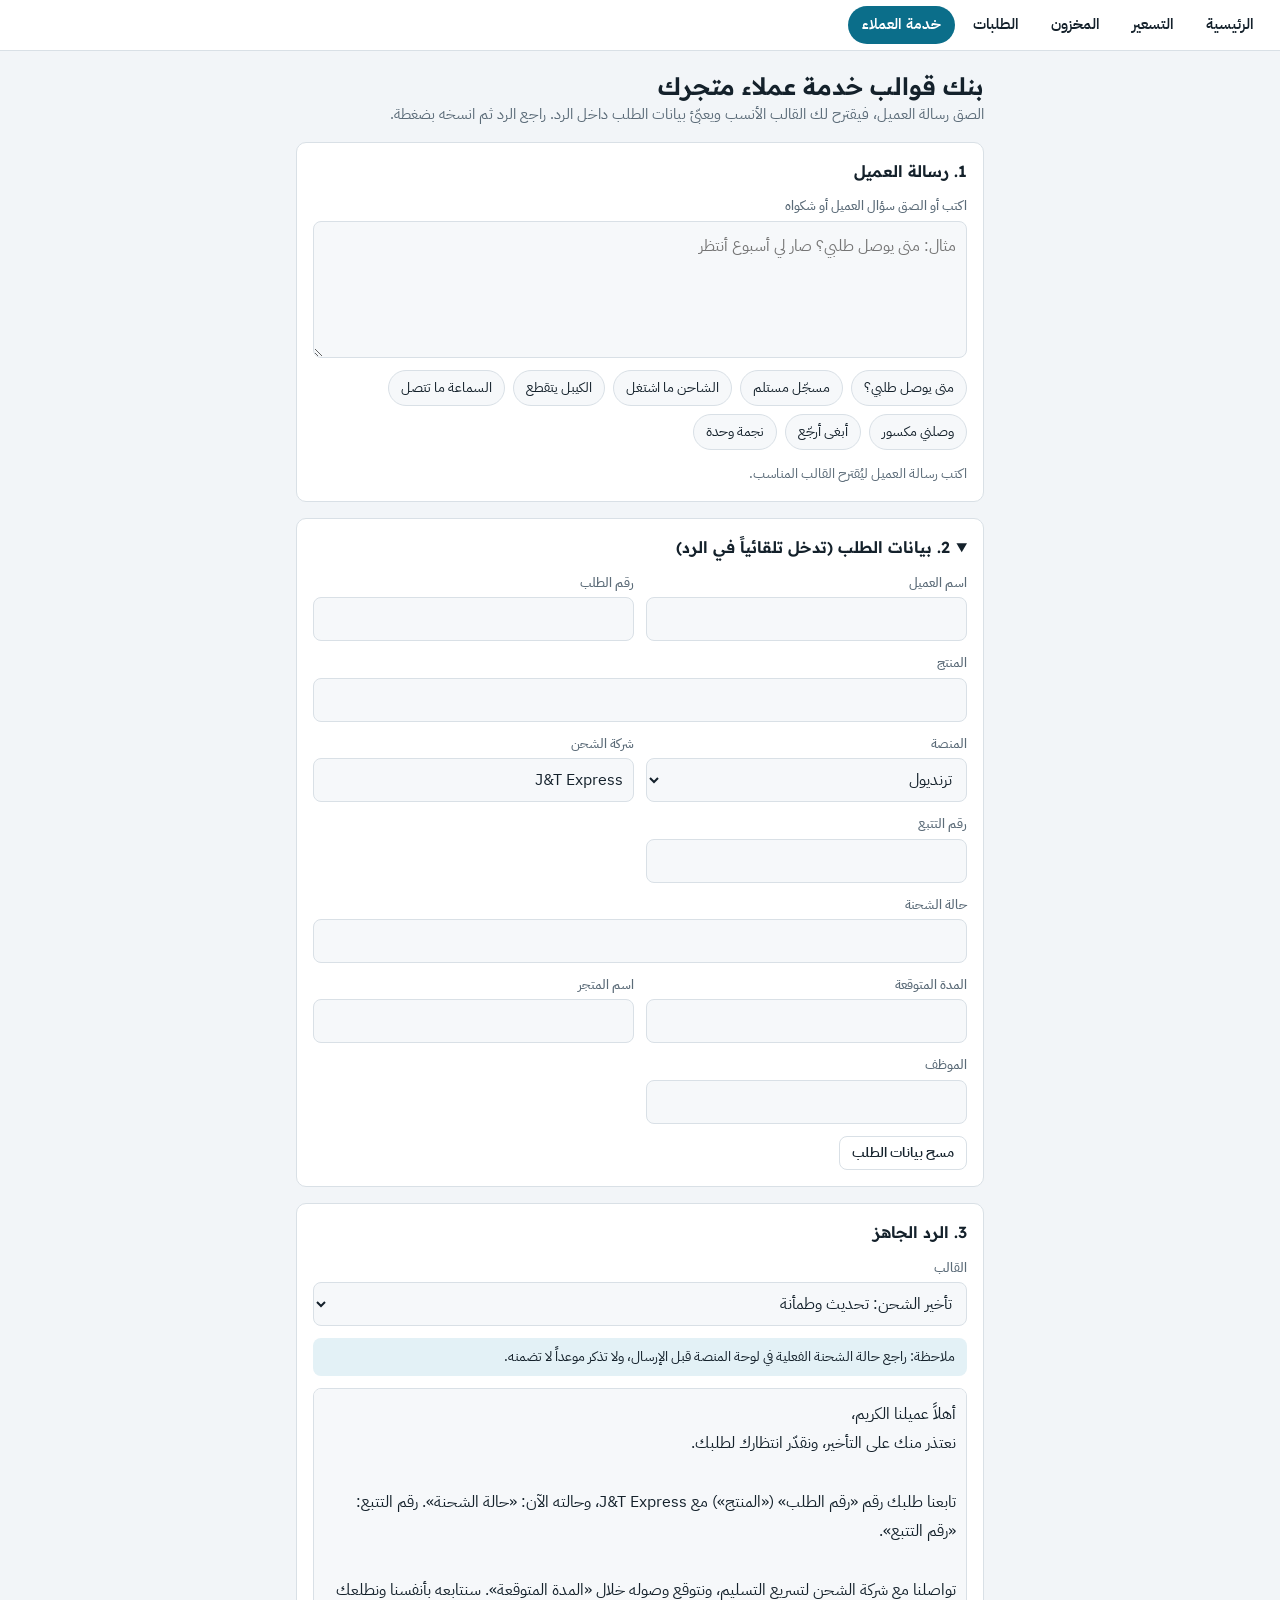
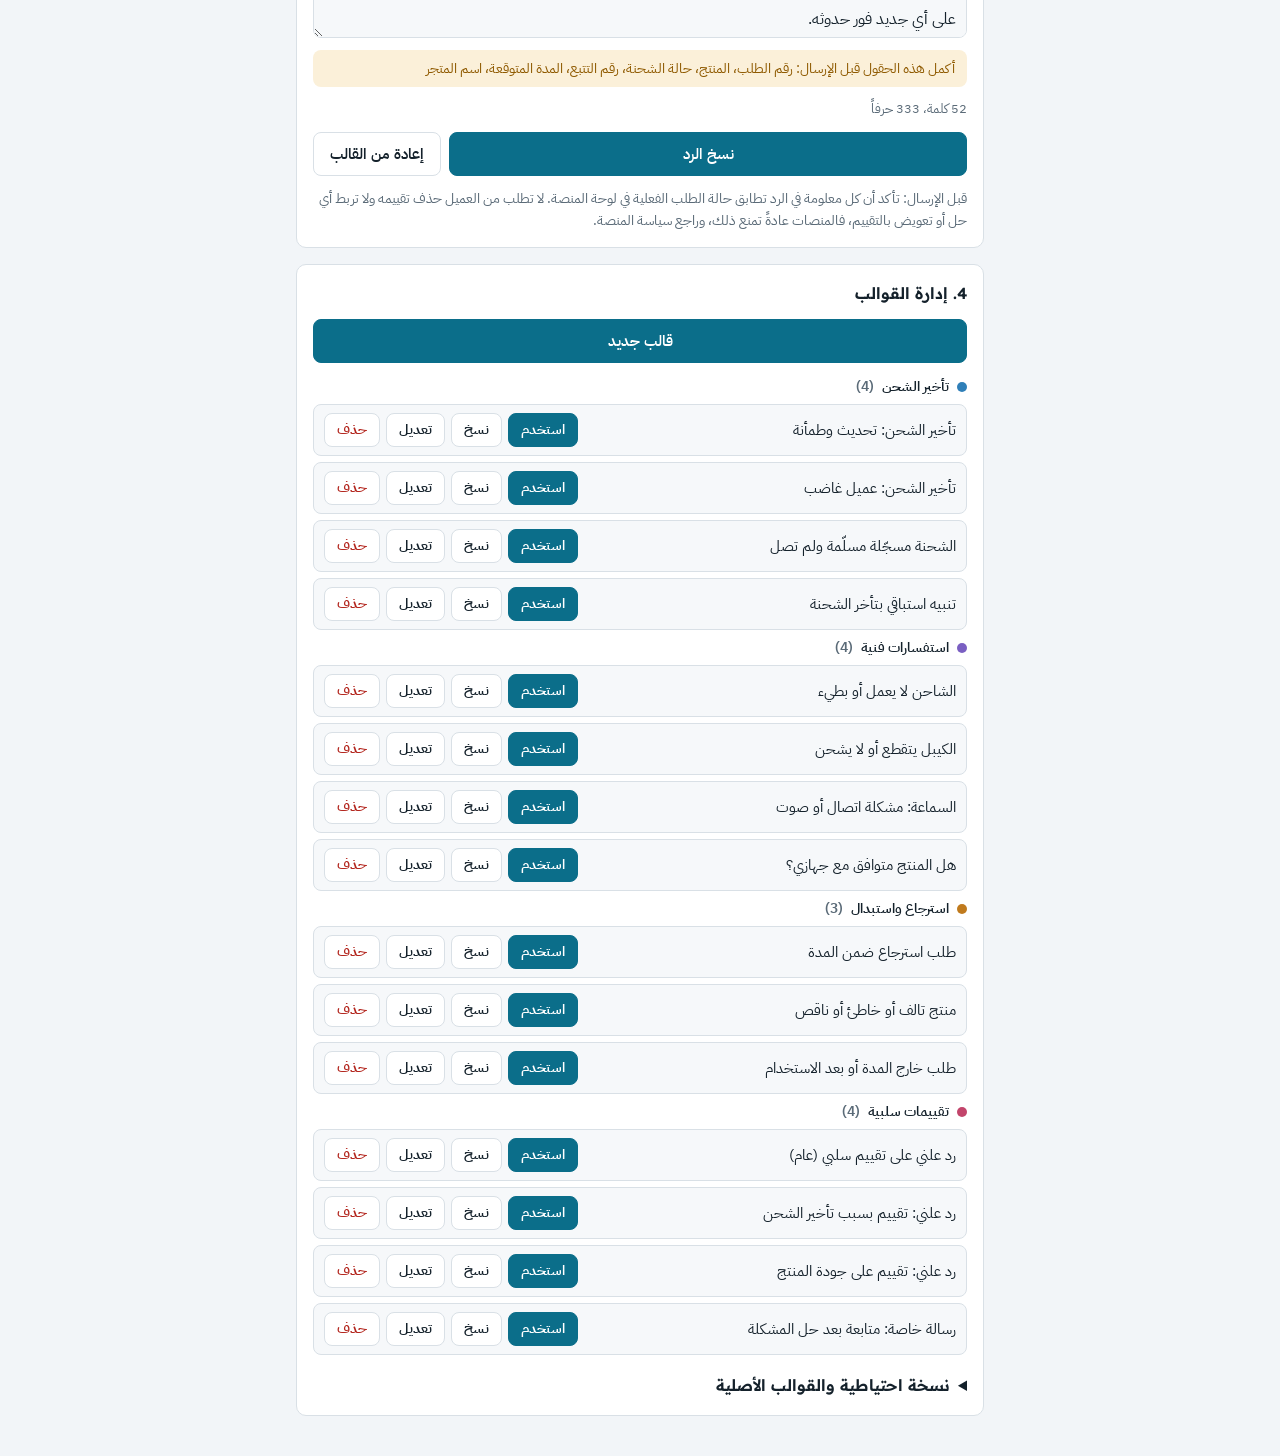
<file: templates.html>
<!doctype html>
<html lang="ar" dir="rtl">
<head>
<meta charset="utf-8">
<meta name="viewport" content="width=device-width, initial-scale=1">
<title>بنك قوالب خدمة العملاء</title>
<link rel="preconnect" href="https://fonts.googleapis.com">
<link rel="preconnect" href="https://fonts.gstatic.com" crossorigin>
<link rel="stylesheet" href="https://fonts.googleapis.com/css2?family=IBM+Plex+Sans+Arabic:wght@400;500;600&family=Readex+Pro:wght@500;600&display=swap">
<link rel="stylesheet" href="style.css">
<style>
body { background: var(--bg); color: var(--ink); font-family: var(--font-body); font-size: 15px; line-height: 1.6; }
* { box-sizing: border-box; }
.wrap { max-width: 720px; margin-inline: auto; padding-inline: 16px; padding-block: 20px 40px; display: flex; flex-direction: column; gap: 16px; }
h1, h2, h3 { font-family: var(--font-display); font-weight: 600; margin: 0; text-wrap: balance; }
h1 { font-size: 1.5rem; line-height: 1.3; }
h2 { font-size: 1rem; }
h3 { font-size: 0.9rem; }
p { margin: 0; }
.muted { color: var(--muted); }
.small { font-size: 0.85rem; }
[hidden] { display: none !important; }

.card { background: var(--surface); border: 1px solid var(--line); border-radius: 10px; padding: 16px; display: flex; flex-direction: column; gap: 12px; }
.grid { display: grid; grid-template-columns: repeat(2, minmax(0, 1fr)); gap: 12px; }
.field { display: flex; flex-direction: column; gap: 4px; min-width: 0; }
.field.wide { grid-column: 1 / -1; }
.field label, .lbl { font-size: 0.8rem; color: var(--muted); font-weight: 500; }
input[type="text"], select, textarea {
  width: 100%; padding-inline: 10px; border-radius: 8px; border: 1px solid var(--line);
  background: var(--field); color: var(--ink); font: inherit; font-size: 1rem;
}
input[type="text"], select { height: 44px; }
textarea { padding-block: 10px; line-height: 1.8; resize: vertical; }
input:focus-visible, select:focus-visible, textarea:focus-visible, button:focus-visible, summary:focus-visible { outline: 2px solid var(--accent); outline-offset: 2px; }

.chips { display: flex; flex-wrap: wrap; gap: 8px; }
.chip {
  min-height: 36px; padding: 4px 12px; border-radius: 999px; border: 1px solid var(--line);
  background: var(--field); color: var(--ink); font: inherit; font-size: 0.88rem; cursor: pointer;
}
.chip:hover { border-color: var(--accent); }
button.btn {
  height: 44px; padding-inline: 16px; border-radius: 8px; font: inherit; font-weight: 600; cursor: pointer;
  border: 1px solid var(--line); background: var(--surface); color: var(--ink);
}
button.btn.primary { background: var(--accent); border-color: var(--accent); color: var(--accent-ink); }
button.btn.sm { height: 34px; padding-inline: 12px; font-size: 0.85rem; }
button.btn.danger { color: var(--bad); }
button.btn.armed { background: var(--bad); border-color: var(--bad); color: var(--surface); }
button.btn:disabled { opacity: 0.55; cursor: default; }
.actions { display: flex; flex-wrap: wrap; gap: 8px; }
.actions .primary { flex: 1 1 160px; }

.detect { display: flex; align-items: center; gap: 8px; font-size: 0.9rem; color: var(--muted); min-height: 1.6em; }
.dot { width: 10px; height: 10px; border-radius: 50%; background: var(--dc, var(--muted)); flex: none; }
.tip { background: var(--accent-soft); border-radius: 8px; padding: 8px 12px; font-size: 0.85rem; }
.note { background: var(--warn-bg); color: var(--warn); border-radius: 8px; padding: 8px 12px; font-size: 0.85rem; }
#reply { min-height: 250px; font-size: 1.02rem; }
.meta { display: flex; justify-content: space-between; flex-wrap: wrap; gap: 6px; font-size: 0.8rem; color: var(--muted); }
#status { min-height: 1.4em; font-size: 0.85rem; color: var(--muted); }

details.sec > summary { cursor: pointer; font-weight: 600; font-family: var(--font-display); font-size: 1rem; }
details.sec[open] > summary { margin-block-end: 12px; }
.extras { border-top: 1px dashed var(--line); padding-top: 12px; display: flex; flex-direction: column; gap: 10px; }

.mgr-group { display: flex; flex-direction: column; gap: 6px; }
.mgr-group + .mgr-group { margin-block-start: 6px; }
.mgr-head { display: flex; align-items: center; gap: 8px; font-weight: 600; font-size: 0.9rem; }
.mgr-row { display: flex; align-items: center; flex-wrap: wrap; gap: 8px; padding: 8px 10px; border: 1px solid var(--line); border-radius: 8px; background: var(--field); }
.mgr-row .t { flex: 1 1 180px; min-width: 0; overflow-wrap: anywhere; }
.mgr-row .b { display: flex; flex-wrap: wrap; gap: 6px; }
.editor { border: 1px solid var(--accent); border-radius: 10px; padding: 14px; display: flex; flex-direction: column; gap: 10px; background: var(--field); }
.editor textarea { min-height: 220px; background: var(--surface); }
.editor input[type="text"], .editor select { background: var(--surface); }
.phs .chip { font-size: 0.8rem; min-height: 30px; }
#bk { min-height: 90px; direction: ltr; font-size: 0.8rem; }
</style>
</head>
<body>
<script src="nav.js"></script>
<div class="wrap" dir="rtl" lang="ar">
  <header>
    <h1>بنك قوالب خدمة عملاء متجرك</h1>
    <p class="muted">الصق رسالة العميل، فيقترح لك القالب الأنسب ويعبّئ بيانات الطلب داخل الرد. راجع الرد ثم انسخه بضغطة.</p>
  </header>

  <section class="card" aria-labelledby="h-msg">
    <h2 id="h-msg">1. رسالة العميل</h2>
    <div class="field">
      <label for="msg">اكتب أو الصق سؤال العميل أو شكواه</label>
      <textarea id="msg" rows="4" placeholder="مثال: متى يوصل طلبي؟ صار لي أسبوع أنتظر"></textarea>
    </div>
    <div class="chips" id="examples" role="group" aria-label="أمثلة سريعة"></div>
    <div class="detect" id="detect">اكتب رسالة العميل ليُقترح القالب المناسب.</div>
  </section>

  <section class="card">
    <details class="sec" id="datasec" open>
      <summary>2. بيانات الطلب (تدخل تلقائياً في الرد)</summary>
      <div class="grid" id="basefields"></div>
      <div class="extras" id="extras" hidden style="margin-block-start:12px">
        <h3>حقول خاصة بهذا القالب</h3>
        <div class="grid" id="extrafields"></div>
      </div>
      <div class="actions" style="margin-block-start:12px"><button class="btn sm" type="button" id="clearorder">مسح بيانات الطلب</button></div>
    </details>
  </section>

  <section class="card" aria-labelledby="h-rep">
    <h2 id="h-rep">3. الرد الجاهز</h2>
    <div class="field">
      <label for="tpl">القالب</label>
      <select id="tpl"></select>
    </div>
    <div class="tip" id="tip" hidden></div>
    <textarea id="reply" aria-label="نص الرد" placeholder="سيظهر الرد هنا"></textarea>
    <div class="note" id="leftover" hidden></div>
    <div class="note" id="dirtynote" hidden>عدّلت الرد يدوياً. اضغط «إعادة من القالب» ليأخذ بيانات الطلب الجديدة.</div>
    <div class="meta"><span id="count"></span><span id="status" role="status" aria-live="polite"></span></div>
    <div class="actions">
      <button class="btn primary" type="button" id="copy">نسخ الرد</button>
      <button class="btn" type="button" id="regen">إعادة من القالب</button>
      <button class="btn" type="button" id="ai" hidden>صياغة مخصصة بالذكاء الاصطناعي</button>
      <button class="btn danger" type="button" id="stop" hidden>إيقاف</button>
    </div>
    <p class="small muted">قبل الإرسال: تأكد أن كل معلومة في الرد تطابق حالة الطلب الفعلية في لوحة المنصة. لا تطلب من العميل حذف تقييمه ولا تربط أي حل أو تعويض بالتقييم، فالمنصات عادةً تمنع ذلك، وراجع سياسة المنصة.</p>
  </section>

  <section class="card" aria-labelledby="h-mgr">
    <h2 id="h-mgr">4. إدارة القوالب</h2>
    <div class="actions"><button class="btn primary" type="button" id="newtpl">قالب جديد</button></div>
    <div class="editor" id="editor" hidden>
      <h3 id="ed-h">قالب جديد</h3>
      <div class="field"><label for="ed-title">عنوان القالب</label><input id="ed-title" type="text"></div>
      <div class="field"><label for="ed-cat">الفئة</label><select id="ed-cat"></select></div>
      <div class="field"><label for="ed-keys">كلمات تدل عليه في رسالة العميل (افصل بينها بفاصلة)</label><input id="ed-keys" type="text" placeholder="تأخر، متى يوصل، وين طلبي"></div>
      <div class="field"><label for="ed-tip">ملاحظة لك قبل الإرسال (اختياري)</label><input id="ed-tip" type="text"></div>
      <div class="field"><label for="ed-body">نص القالب</label><textarea id="ed-body"></textarea></div>
      <div><span class="lbl">اضغط لإدراج حقل في النص:</span><div class="chips phs" id="ed-phs" style="margin-block-start:6px"></div></div>
      <p class="small muted">اكتب أي اسم بين قوسين مثل {سبب_التأخير} فيظهر له حقل خاص عند استخدام القالب.</p>
      <div class="actions"><button class="btn primary" type="button" id="ed-save">حفظ القالب</button><button class="btn" type="button" id="ed-cancel">إلغاء</button></div>
    </div>
    <div id="mgr"></div>
    <details class="sec" style="margin-block-start:6px">
      <summary>نسخة احتياطية والقوالب الأصلية</summary>
      <div style="display:flex;flex-direction:column;gap:10px">
        <p class="small muted">قوالبك محفوظة في هذا المتصفح فقط. هذه النسخة للقوالب وحدها، والنسخة الاحتياطية الكاملة لكل الأدوات في الصفحة الرئيسية.</p>
        <textarea id="bk" aria-label="النسخة الاحتياطية" placeholder="ألصق هنا نسخة احتياطية لاستعادتها"></textarea>
        <div class="actions">
          <button class="btn" type="button" id="bk-copy">نسخ نسخة احتياطية</button>
          <button class="btn" type="button" id="bk-import">استعادة من النص</button>
          <button class="btn danger" type="button" id="bk-reset">استعادة القوالب الأصلية</button>
        </div>
      </div>
    </details>
  </section>
</div>
<script src="store.js"></script>
<script>
/*LOGIC-START*/
var BASE = ['اسم_العميل', 'رقم_الطلب', 'المنتج', 'المنصة', 'شركة_الشحن', 'رقم_التتبع', 'حالة_الشحنة', 'المدة_المتوقعة', 'اسم_المتجر', 'الموظف'];
function norm(s) {
  return String(s).toLowerCase()
    .replace(/[ً-ْـ]/g, '')
    .replace(/[أإآٱ]/g, 'ا').replace(/ى/g, 'ي').replace(/ة/g, 'ه')
    .replace(/[^؀-ۿa-z0-9\s]/g, ' ').replace(/\s+/g, ' ').trim();
}
function keyList(t) {
  return String(t.keys || '').split(/[,،]/).map(function (k) { return norm(k); }).filter(Boolean);
}
function scoreTpl(t, m) {
  var s = 0;
  keyList(t).forEach(function (k) { if (m.indexOf(k) >= 0) s += k.length > 3 ? 2 : 1; });
  return s;
}
function bestMatch(tpls, msg) {
  var m = norm(msg), best = null, bs = 0, cats = {};
  if (!m) return { tpl: null, score: 0, cat: null };
  tpls.forEach(function (t) {
    var s = scoreTpl(t, m);
    cats[t.cat] = (cats[t.cat] || 0) + s;
    if (s > bs) { bs = s; best = t; }
  });
  return { tpl: best, score: bs, cat: best ? best.cat : null };
}
function fill(body, f, extra) {
  return String(body).replace(/\{([^{}]+)\}/g, function (_, k) {
    var v = BASE.indexOf(k) >= 0 ? f[k] : (extra || {})[k];
    v = v ? String(v).trim() : '';
    if (v) return v;
    if (k === 'اسم_العميل') return 'عميلنا الكريم';
    return '«' + k.replace(/_/g, ' ') + '»';
  });
}
function placeholders(body) {
  var out = [], re = /\{([^{}]+)\}/g, m;
  while ((m = re.exec(String(body)))) if (out.indexOf(m[1]) < 0) out.push(m[1]);
  return out;
}
function leftovers(text) {
  var out = [], re = /«([^»]+)»/g, m;
  while ((m = re.exec(String(text)))) if (out.indexOf(m[1]) < 0) out.push(m[1]);
  return out;
}
/*LOGIC-END*/

var CATS = {
  ship: { name: 'تأخير الشحن', cv: '--c-ship' },
  tech: { name: 'استفسارات فنية', cv: '--c-tech' },
  ret: { name: 'استرجاع واستبدال', cv: '--c-ret' },
  rev: { name: 'تقييمات سلبية', cv: '--c-rev' }
};

var DEFAULT_TPLS = [
  { id: 'ship1', cat: 'ship', title: 'تأخير الشحن: تحديث وطمأنة',
    keys: 'تأخر، تأخير، متى يوصل، متى توصل، وين طلبي، ما وصل، لسا ما وصل، الشحن بطيء، كم باقي',
    tip: 'راجع حالة الشحنة الفعلية في لوحة المنصة قبل الإرسال، ولا تذكر موعداً لا تضمنه.',
    body: `أهلاً {اسم_العميل}،
نعتذر منك على التأخير، ونقدّر انتظارك لطلبك.

تابعنا طلبك رقم {رقم_الطلب} ({المنتج}) مع {شركة_الشحن}، وحالته الآن: {حالة_الشحنة}. رقم التتبع: {رقم_التتبع}.

تواصلنا مع شركة الشحن لتسريع التسليم، ونتوقع وصوله خلال {المدة_المتوقعة}. سنتابعه بأنفسنا ونطلعك على أي جديد فور حدوثه.

شكراً لصبرك وثقتك بنا.
{اسم_المتجر}` },

  { id: 'ship2', cat: 'ship', title: 'تأخير الشحن: عميل غاضب',
    keys: 'زهقت، مليت، كل مرة، سيء، زبالة، ما أثق، احتيال، نصب، استهتار، أبغى فلوسي، أسوأ، غاضب',
    tip: 'ابدأ بالاعتراف بالضيق دون تبرير، ثم قدّم خطوة محددة. لا تجادل ولا تلُم شركة الشحن.',
    body: `أهلاً {اسم_العميل}،
معك حق أن تنزعج، فانتظار الطلب أكثر من الوقت المتوقع أمر مزعج، ونعتذر لك صادقين.

وضع طلبك رقم {رقم_الطلب}: {حالة_الشحنة}. وقد رفعنا الأمر لدى {شركة_الشحن} برقم التتبع {رقم_التتبع} لمعالجته بشكل عاجل.

سنوافيك بتحديث خلال {موعد_التحديث}. وإن كنت تفضّل إلغاء الطلب واسترداد المبلغ، فنرتب لك ذلك حسب سياسة {المنصة} متى كان الإلغاء متاحاً.

يهمنا أن تنتهي هذه التجربة بصورة ترضيك.` },

  { id: 'ship3', cat: 'ship', title: 'الشحنة مسجّلة مسلّمة ولم تصل',
    keys: 'مفقود، ضاع، ما استلمت، مسجل مستلم، تم التسليم، مسلم، ما جاني، استلمها غيري',
    tip: 'لا تتهم العميل. اطلب التحقق بلطف، وافتح بلاغاً فعلياً لدى شركة الشحن، وحدّد الحل حسب سياسة المنصة.',
    body: `أهلاً {اسم_العميل}،
نأسف لما حصل، ونفهم قلقك من ظهور الطلب مسلّماً وهو لم يصلك.

لنساعدك بأسرع وقت، نرجو التأكد من العنوان ورقم الجوال المسجلين في الطلب {رقم_الطلب}، وسؤال الجيران أو حارس المبنى إن أمكن، فقد يُسلَّم الطلب لشخص آخر.

وفي الوقت نفسه فتحنا بلاغاً لدى {شركة_الشحن} برقم التتبع {رقم_التتبع} للتحقق من إثبات التسليم. وإن تعذّر الوصول للشحنة، فسنعوّضك بإرسال بديل أو برد المبلغ حسب سياسة {المنصة}.

سنوافيك بنتيجة التحقق خلال {موعد_التحديث}.` },

  { id: 'ship4', cat: 'ship', title: 'تنبيه استباقي بتأخر الشحنة',
    keys: '',
    tip: 'أرسله قبل أن يشتكي العميل. الشفافية المبكرة تقلل التقييمات السلبية.',
    body: `أهلاً {اسم_العميل}،
نود إبلاغك بتأخر بسيط في توصيل طلبك رقم {رقم_الطلب} ({المنتج}) لدى {شركة_الشحن}، والسبب: {سبب_التأخير}.

الموعد المتوقع الجديد: {المدة_المتوقعة}، ونتابع الشحنة أولاً بأول. رقم التتبع: {رقم_التتبع}.

نعتذر عن هذا التأخير ونشكرك على تفهمك، ونحن في خدمتك لأي استفسار.` },

  { id: 'tech1', cat: 'tech', title: 'الشاحن لا يعمل أو بطيء',
    keys: 'شاحن، ما يشحن، يشحن ببطء، بطيء، يسخن، ما اشتغل، لا يعمل، ما يتعرف، الشحن السريع، ما شغال',
    tip: 'اسأل عن موديل الجوال والكيبل المستخدم قبل الحكم بوجود عيب. هذا يحمي حق العميل وحق المتجر.',
    body: `أهلاً {اسم_العميل}،
نعتذر عن عدم عمل الشاحن كما تتوقع، وسنساعدك حتى يتضح السبب.

جرّب هذه الخطوات السريعة:
1) جرّب مقبساً آخر مباشرة في الجدار بدون مشترك أو وصلة.
2) استخدم كيبلاً آخر سليماً يدعم الشحن السريع، فالكيبل العادي قد يحدّ السرعة.
3) تأكد من نظافة منفذ الشحن في الجوال من الغبار.
4) تأكد أن جوالك يدعم بروتوكول الشحن السريع المناسب للشاحن.

إن لم تُحل المشكلة، أرسل لنا موديل جوالك وصورة أو فيديو قصير للمشكلة. وإن تأكد وجود عيب في المنتج فسنستبدله أو نرد قيمته حسب سياسة {المنصة}.

رقم طلبك: {رقم_الطلب}.` },

  { id: 'tech2', cat: 'tech', title: 'الكيبل يتقطع أو لا يشحن',
    keys: 'كيبل، كابل، سلك، يتقطع، يفصل، ما يشحن، ما يتعرف، ملحق غير مدعوم، تايب سي، لايتنج',
    tip: 'حالات كثيرة سببها المنفذ أو الشاحن لا الكيبل. اطلب تجربة أكثر من جهاز.',
    body: `أهلاً {اسم_العميل}،
شكراً لتواصلك، ونعتذر عن المشكلة مع الكيبل.

لنحدد السبب بسرعة، نرجو تجربة التالي:
1) جرّب الكيبل مع شاحن آخر وجهاز آخر إن أمكن.
2) نظّف منفذ الشحن بعود خشبي أو فرشاة ناعمة، فالغبار سبب شائع لانقطاع الشحن.
3) تأكد أن نوع منفذ الكيبل مناسب لجوالك.

إن استمرت المشكلة أرسل لنا موديل جوالك وصورة أو فيديو قصير. وإن تأكد العيب فسنستبدل الكيبل أو نرد قيمته حسب سياسة {المنصة}.` },

  { id: 'tech3', cat: 'tech', title: 'السماعة: مشكلة اتصال أو صوت',
    keys: 'سماعة، سماعات، بلوتوث، ما تتصل، ما تقترن، صوت، وحدة ما تشتغل، تنقطع، ايربودز، مايك',
    tip: 'اطلب موديل الجوال ونسخة النظام، فالمشكلة غالباً في الاقتران وليست عيب تصنيع.',
    body: `أهلاً {اسم_العميل}،
نعتذر عن المشكلة في السماعة، وهذه خطوات تحل أغلب الحالات:
1) اشحن السماعة وعلبتها بالكامل.
2) احذف السماعة من قائمة البلوتوث في جوالك.
3) أعد السماعة للعلبة، ثم اضغط زر الاقتران مطولاً حتى يومض الضوء، فهذه إعادة ضبط.
4) أعد الاقتران من جديد وابقَ قريباً من الجوال.

إن لم تُحل المشكلة، أخبرنا بموديل جوالك ونوع المشكلة (انقطاع، سماعة واحدة، صوت منخفض) مع فيديو قصير إن أمكن. وسنتصرف حسب النتيجة بما يحفظ حقك، سواء بالاستبدال أو الاسترداد وفق سياسة {المنصة}.` },

  { id: 'tech4', cat: 'tech', title: 'هل المنتج متوافق مع جهازي؟',
    keys: 'متوافق، توافق، يناسب، يدعم، ينفع، يركب، ايفون، سامسونج، هواوي، شاومي، اوبو، ايباد',
    tip: 'لا تؤكد التوافق قبل معرفة الموديل بدقة. التأكيد الخاطئ يسبب إرجاعاً وتقييماً سلبياً.',
    body: `أهلاً {اسم_العميل}، شكراً لسؤالك واهتمامك بالمنتج ({المنتج}).

حتى نؤكد لك التوافق بدقة، نحتاج موديل جهازك بالتحديد (مثال: iPhone 15 Pro أو Galaxy S24). بعدها نطلعك مباشرة على مدى مناسبته.

{معلومات_التوافق}

لا نحب أن تشتري شيئاً لا يناسبك، لذلك نفضّل التأكد أولاً. ونحن في خدمتك.` },

  { id: 'ret1', cat: 'ret', title: 'طلب استرجاع ضمن المدة',
    keys: 'ارجع، إرجاع، استرجاع، أبي أرجع، أبغى أرجع، استرداد، إلغاء، ما ناسبني، غيرت رأيي، بدال',
    tip: 'اتبع مدة وشروط الاسترجاع المعلنة على المنصة بدقة، ولا تعد بما يخالفها.',
    body: `أهلاً {اسم_العميل}،
نشكرك على تواصلك، ويسعدنا أن نساعدك في طلب الإرجاع.

حسب سياسة {المنصة}، يمكنك تقديم طلب الإرجاع من صفحة طلباتك في التطبيق (الطلب رقم {رقم_الطلب})، مع إعادة المنتج بحالته الأصلية وغير مستخدم وفي عبوته الأصلية قدر الإمكان.

بعد استلام المنتج وفحصه، يُعاد المبلغ حسب مدة {المنصة} المعلنة ({مدة_الاسترجاع}).

وإن رغبت في بديل أنسب لك من منتجاتنا فنحن جاهزون لمساعدتك. شكراً لثقتك بنا.
{اسم_المتجر}` },

  { id: 'ret2', cat: 'ret', title: 'منتج تالف أو خاطئ أو ناقص',
    keys: 'مكسور، تالف، كسر، خربان، غلط، مو اللي طلبته، مختلف، ناقص، وصلني خطأ، خدش، مفتوح',
    tip: 'اطلب الصور والفيديو بلطف لحماية حق المتجر عند مطالبة شركة الشحن أو المورّد، دون التشكيك في كلام العميل.',
    body: `أهلاً {اسم_العميل}،
نعتذر جداً عن وصول المنتج بهذه الحالة، فهذا ليس المستوى الذي نريده لك.

لنعالج الأمر فوراً، نرجو إرسال صور واضحة للمنتج والعبوة وملصق الشحن، وفيديو قصير إن أمكن، بخصوص الطلب {رقم_الطلب}.

فور استلام الصور سنرتب لك استبدال المنتج أو استرداد قيمته، حسب ما تفضّل ووفق سياسة {المنصة}، ونتابع ما يلزم من جانبنا لإنهاء الموضوع بسرعة.

شكراً لتفهمك.` },

  { id: 'ret3', cat: 'ret', title: 'طلب خارج المدة أو بعد الاستخدام',
    keys: 'بعد شهر، بعد أسبوع، استخدمته، مستعمل، فات الوقت، انتهت المدة، ليش ما تقبلون، رفض الإرجاع',
    tip: 'كن حازماً بلطف وقدّم بديلاً (حل مشكلة، فحص عيب). لا تَعِد بشيء خارج سياسة المنصة.',
    body: `أهلاً {اسم_العميل}،
نقدّر تواصلك ونتفهم رغبتك في حل الموضوع.

بحسب سياسة {المنصة} المعلنة، فإن الإرجاع متاح خلال {مدة_الاسترجاع} وبشرط عدم الاستخدام، ولذلك لا نستطيع قبول الإرجاع في هذه الحالة.

لكن إن كانت لديك مشكلة في عمل المنتج، فسنفحصها معك: أرسل لنا وصفاً وصورة أو فيديو، وإن ثبت أن فيه عيباً فسنعالجه وفق سياسة الضمان بما يحفظ حقك.

يسعدنا مساعدتك بأي طريقة ممكنة.` },

  { id: 'rev1', cat: 'rev', title: 'رد علني على تقييم سلبي (عام)',
    keys: 'تقييم، نجمة، نجمتين، تقييم سلبي، تجربة سيئة، لا أنصح، ما أنصح',
    tip: 'الرد علني: لا تذكر بيانات شخصية ولا رقم الطلب، ولا تجادل. اختصر وادعُ للتواصل عبر رسائل المنصة.',
    body: `أهلاً {اسم_العميل}، شكراً لمشاركتنا تجربتك، ونأسف أنها لم تكن بمستوى توقعاتك.

رضاك يهمنا، ونحب أن نفهم ما حدث ونعالجه بأنفسنا. تواصل معنا عبر رسائل {المنصة} وسنكون بخدمتك فوراً.

{اسم_المتجر}` },

  { id: 'rev2', cat: 'rev', title: 'رد علني: تقييم بسبب تأخير الشحن',
    keys: 'تأخير، تأخر، الشحن، التوصيل، وصل متأخر، بطيء',
    tip: 'اعترف بالتأخير دون أن تلقي اللوم علناً على شركة الشحن. اذكر أنك تتابع التحسين.',
    body: `أهلاً {اسم_العميل}، نعتذر عن التأخير في وصول طلبك، ونقدّر ملاحظتك.

نتابع باستمرار مستوى التوصيل مع شركات الشحن لنقلل مثل هذه الحالات، وملاحظتك تساعدنا على التحسّن. يسعدنا التواصل معك عبر رسائل {المنصة} إن كان هناك ما نستطيع فعله من أجلك.

{اسم_المتجر}` },

  { id: 'rev3', cat: 'rev', title: 'رد علني: تقييم على جودة المنتج',
    keys: 'جودة، خربان، تالف، ما اشتغل، مقلد، مو أصلي، رديء، ضعيف، مستوى',
    tip: 'لا تدخل في جدل حول أصالة أو جودة المنتج علناً. ادعُ العميل للتواصل واعرض الفحص والاستبدال.',
    body: `أهلاً {اسم_العميل}، شكراً لصراحتك، ونأسف لأن المنتج لم يكن كما تتوقع.

نحرص على جودة ما نبيعه، وسنفحص ملاحظتك بجدية. نرجو التواصل معنا عبر رسائل {المنصة} لنعرف التفاصيل ونعالج الأمر بالاستبدال أو غيره وفق سياسة {المنصة}.

{اسم_المتجر}` },

  { id: 'rev4', cat: 'rev', title: 'رسالة خاصة: متابعة بعد حل المشكلة',
    keys: '',
    tip: 'رسالة خاصة بعد الحل. لا تطلب حذف التقييم ولا تربط أي تعويض بالتقييم.',
    body: `أهلاً {اسم_العميل}،
يسعدنا أن مشكلة طلبك {رقم_الطلب} قد انحلّت، ونشكرك على تعاونك وصبرك معنا.

نتمنى أن تكون تجربتك القادمة أفضل، وإن بقي لديك أي استفسار فنحن في خدمتك دائماً.

مع خالص التقدير،
{الموظف} - {اسم_المتجر}` }
];

var EXAMPLES = [
  { l: 'متى يوصل طلبي؟', m: 'متى يوصل طلبي؟ تأخر كثير وأنا أنتظر من أسبوع' },
  { l: 'مسجّل مستلم', m: 'الطلب مسجل مستلم وأنا ما استلمت شي' },
  { l: 'الشاحن ما اشتغل', m: 'الشاحن ما اشتغل معي كويس، يشحن ببطء ويسخن' },
  { l: 'الكيبل يتقطع', m: 'الكيبل يتقطع وما يشحن الجوال' },
  { l: 'السماعة ما تتصل', m: 'السماعة ما تتصل بالبلوتوث' },
  { l: 'وصلني مكسور', m: 'المنتج وصلني مكسور' },
  { l: 'أبغى أرجّع', m: 'أبغى أرجّع الطلب ما ناسبني' },
  { l: 'نجمة وحدة', m: 'عطيتكم نجمة وحدة، تأخر الشحن' }
];

(function () {
  var $ = function (id) { return document.getElementById(id); };
  function esc(t) { return String(t).replace(/[&<>"']/g, function (c) { return { '&': '&amp;', '<': '&lt;', '>': '&gt;', '"': '&quot;', "'": '&#39;' }[c]; }); }
  function clone(o) { return JSON.parse(JSON.stringify(o)); }
  function defaults() {
    return { tpls: clone(DEFAULT_TPLS), tplId: 'ship1', msg: '',
      fields: { 'اسم_العميل': '', 'رقم_الطلب': '', 'المنتج': '', 'المنصة': 'ترنديول', 'شركة_الشحن': 'J&T Express', 'رقم_التتبع': '', 'حالة_الشحنة': '', 'المدة_المتوقعة': '', 'اسم_المتجر': '', 'الموظف': '' },
      extra: {} };
  }
  function validTpls(a) {
    return Array.isArray(a) && a.every(function (t) { return t && typeof t.id === 'string' && CATS[t.cat] && typeof t.title === 'string' && typeof t.body === 'string'; });
  }
  var st = defaults();
  var o = Store.read('templates', null);
  if (o) {
    if (validTpls(o.tpls)) st.tpls = o.tpls;
    if (typeof o.tplId === 'string') st.tplId = o.tplId;
    if (typeof o.msg === 'string') st.msg = o.msg;
    if (o.fields) Object.keys(st.fields).forEach(function (k) { if (typeof o.fields[k] === 'string') st.fields[k] = o.fields[k]; });
    if (o.extra && typeof o.extra === 'object') st.extra = o.extra;
  }
  function save() { Store.write('templates', st); }

  var reply = $('reply'), dirty = false, editingId = null, armed = {};
  function cur() { return st.tpls.filter(function (t) { return t.id === st.tplId; })[0] || st.tpls[0] || null; }
  function setStatus(t) { $('status').textContent = t || ''; }

  /* examples */
  $('examples').innerHTML = EXAMPLES.map(function (e, i) { return '<button type="button" class="chip" data-ex="' + i + '">' + esc(e.l) + '</button>'; }).join('');

  /* base fields */
  $('basefields').innerHTML = BASE.map(function (k, i) {
    var label = k.replace(/_/g, ' ');
    var wide = (k === 'المنتج' || k === 'حالة_الشحنة') ? ' wide' : '';
    if (k === 'المنصة') {
      return '<div class="field"><label for="bf' + i + '">' + label + '</label><select id="bf' + i + '" data-f="' + k + '"><option>ترنديول</option><option>نون</option><option>أخرى</option></select></div>';
    }
    return '<div class="field' + wide + '"><label for="bf' + i + '">' + label + '</label><input id="bf' + i + '" type="text" data-f="' + k + '"></div>';
  }).join('');
  Array.prototype.forEach.call(document.querySelectorAll('[data-f]'), function (el) { el.value = st.fields[el.getAttribute('data-f')] || ''; });

  /* template select */
  function buildSelect() {
    var html = '';
    Object.keys(CATS).forEach(function (c) {
      var items = st.tpls.filter(function (t) { return t.cat === c; });
      if (items.length) html += '<optgroup label="' + CATS[c].name + '">' + items.map(function (t) { return '<option value="' + esc(t.id) + '">' + esc(t.title) + '</option>'; }).join('') + '</optgroup>';
    });
    $('tpl').innerHTML = html || '<option value="">لا توجد قوالب</option>';
    var t = cur();
    if (t) { st.tplId = t.id; $('tpl').value = t.id; }
  }

  function renderExtras() {
    var t = cur();
    var names = t ? placeholders(t.body).filter(function (n) { return BASE.indexOf(n) < 0; }) : [];
    $('extras').hidden = !names.length;
    $('extrafields').innerHTML = names.map(function (n, i) {
      return '<div class="field"><label for="xf' + i + '">' + esc(n.replace(/_/g, ' ')) + '</label><input id="xf' + i + '" type="text" data-x="' + esc(n) + '" value="' + esc(st.extra[n] || '') + '"></div>';
    }).join('');
  }

  function meta() {
    var txt = reply.value, words = txt.trim() ? txt.trim().split(/\s+/).length : 0;
    $('count').textContent = words + ' كلمة، ' + txt.length + ' حرفاً';
    var lo = leftovers(txt);
    $('leftover').hidden = !lo.length;
    if (lo.length) $('leftover').textContent = 'أكمل هذه الحقول قبل الإرسال: ' + lo.join('، ');
    $('dirtynote').hidden = !dirty;
  }
  function regen() {
    var t = cur();
    reply.value = t ? fill(t.body, st.fields, st.extra) : '';
    dirty = false;
    var tip = $('tip');
    tip.hidden = !(t && t.tip);
    tip.textContent = t && t.tip ? 'ملاحظة: ' + t.tip : '';
    meta();
  }
  function selectTpl(id) {
    st.tplId = id; $('tpl').value = id;
    renderExtras(); regen(); save();
  }

  function detect(auto) {
    var res = bestMatch(st.tpls, st.msg);
    var d = $('detect');
    if (!st.msg.trim()) { d.textContent = 'اكتب رسالة العميل ليُقترح القالب المناسب.'; return; }
    if (!res.tpl) { d.textContent = 'لم أجد قالباً مطابقاً. اختر القالب يدوياً من القائمة أدناه.'; return; }
    d.innerHTML = '<span class="dot" style="--dc:var(' + CATS[res.cat].cv + ')"></span><span>التصنيف المقترح: <strong>' + CATS[res.cat].name + '</strong>، والقالب: ' + esc(res.tpl.title) + '</span>';
    if (auto && res.tpl.id !== st.tplId) selectTpl(res.tpl.id);
  }

  /* message */
  $('msg').value = st.msg;
  $('msg').addEventListener('input', function () { st.msg = this.value; save(); detect(true); });
  $('examples').addEventListener('click', function (e) {
    var b = e.target.closest('[data-ex]'); if (!b) return;
    st.msg = EXAMPLES[+b.getAttribute('data-ex')].m; $('msg').value = st.msg; save(); detect(true);
  });

  /* fields */
  document.addEventListener('input', function (e) {
    var t = e.target, f = t.getAttribute && t.getAttribute('data-f'), x = t.getAttribute && t.getAttribute('data-x');
    if (f) { st.fields[f] = t.value; }
    else if (x) { st.extra[x] = t.value; }
    else return;
    save();
    if (!dirty) regen(); else meta();
  });
  document.addEventListener('change', function (e) {
    var t = e.target, f = t.getAttribute && t.getAttribute('data-f');
    if (f && t.tagName === 'SELECT') { st.fields[f] = t.value; save(); if (!dirty) regen(); else meta(); }
  });
  $('clearorder').addEventListener('click', function () {
    ['اسم_العميل', 'رقم_الطلب', 'المنتج', 'رقم_التتبع', 'حالة_الشحنة', 'المدة_المتوقعة'].forEach(function (k) { st.fields[k] = ''; });
    st.extra = {};
    Array.prototype.forEach.call(document.querySelectorAll('[data-f]'), function (el) { el.value = st.fields[el.getAttribute('data-f')] || ''; });
    renderExtras(); regen(); save(); setStatus('تم مسح بيانات الطلب.');
  });

  /* template select and reply */
  $('tpl').addEventListener('change', function () { if (this.value) selectTpl(this.value); });
  reply.addEventListener('input', function () { dirty = true; meta(); });
  $('regen').addEventListener('click', function () { regen(); setStatus('أُعيد الرد من القالب.'); });

  /* copy */
  function legacyCopy(text) {
    var ta = document.createElement('textarea'); ta.value = text; ta.setAttribute('readonly', '');
    ta.style.position = 'fixed'; ta.style.opacity = '0'; document.body.appendChild(ta); ta.select();
    var ok = false; try { ok = document.execCommand('copy'); } catch (e) {}
    document.body.removeChild(ta); return ok;
  }
  function copyText(text, btn, okMsg) {
    var done = function () {
      setStatus(okMsg || 'تم النسخ.');
      if (btn) { var old = btn.textContent; btn.textContent = 'تم النسخ'; setTimeout(function () { btn.textContent = old; }, 1400); }
    };
    var fail = function () { if (legacyCopy(text)) done(); else setStatus('تعذّر النسخ تلقائياً. حدّد النص وانسخه يدوياً.'); };
    try { navigator.clipboard.writeText(text).then(done, fail); } catch (e) { fail(); }
  }
  $('copy').addEventListener('click', function () {
    if (!reply.value.trim()) { setStatus('لا يوجد رد لنسخه.'); return; }
    copyText(reply.value, this, 'تم نسخ الرد. الصقه في محادثة العميل.');
  });

  /* AI customisation (optional) */
  var sampleFn = null, ctl = null;
  function buildPrompt() {
    var t = cur(), f = st.fields, lines = [];
    ['المنصة', 'اسم_المتجر', 'اسم_العميل', 'رقم_الطلب', 'المنتج', 'شركة_الشحن', 'رقم_التتبع', 'حالة_الشحنة', 'المدة_المتوقعة'].forEach(function (k) {
      if (f[k] && String(f[k]).trim()) lines.push('- ' + k.replace(/_/g, ' ') + ': ' + f[k]);
    });
    Object.keys(st.extra).forEach(function (k) { if (st.extra[k] && String(st.extra[k]).trim()) lines.push('- ' + k.replace(/_/g, ' ') + ': ' + st.extra[k]); });
    var isPublic = t && t.cat === 'rev';
    return 'أنت موظف خدمة عملاء محترف في متجر ' + (f['اسم_المتجر'] || '(اسم المتجر غير مذكور)') + ' المتخصص في إكسسوارات الجوالات، ويبيع على منصة ' + (f['المنصة'] || 'تجارة إلكترونية') + '.\n' +
      'اكتب رداً للعميل بالعربية (فصحى مبسطة بلمسة سعودية مهذبة) على رسالته التالية.\n\n' +
      'رسالة العميل:\n"""\n' + st.msg.trim() + '\n"""\n\n' +
      'بيانات الطلب المتاحة (استخدم فقط ما هو مكتوب هنا، ولا تخترع أي معلومة أو موعد أو تعويض):\n' + (lines.length ? lines.join('\n') : '- لا توجد بيانات إضافية') + '\n\n' +
      'نموذج الأسلوب والبنية المعتمد في المتجر (اعتمد عليه وكيّفه مع رسالة العميل الفعلية):\n"""\n' + (t ? fill(t.body, st.fields, st.extra) : '') + '\n"""\n\n' +
      'القواعد:\n' +
      '1) ابدأ بتحية قصيرة ثم تعاطف محدد مع مشكلة العميل بدون مبالغة، لامتصاص غضبه.\n' +
      '2) اذكر الحقائق كما هي بواقعية. إن كانت معلومة ناقصة فاطلبها من العميل بدل التخمين.\n' +
      '3) لا تلُم العميل ولا شركة الشحن.\n' +
      '4) قدّم خطوة تالية واضحة، ولا تذكر موعداً إلا إذا كان مذكوراً في البيانات.\n' +
      '5) لا تعد بتعويض أو استرداد خارج سياسة المنصة، وأحِل إلى سياسة المنصة عند الحاجة.\n' +
      '6) لا تطلب من العميل حذف تقييم أو تعديله، ولا تربط أي حل بالتقييم.\n' +
      (isPublic ? '7) هذا رد علني على تقييم، فلا تذكر بيانات شخصية ولا رقم الطلب، وادعُ العميل للتواصل عبر رسائل المنصة.\n' : '') +
      '8) الطول مناسب لمحادثة المنصة (حتى 120 كلمة)، بدون عناوين ولا رموز تعبيرية ولا تنسيق ماركداون.\n' +
      '9) إن بقيت أجزاء بين « » في النموذج فأبقها كما هي لأن الموظف سيعبئها.\n' +
      '10) اكتب نص الرد فقط، بدون مقدمات أو شرح.';
  }
  function setBusy(b) { $('ai').disabled = b; $('stop').hidden = !b; $('copy').disabled = b; $('regen').disabled = b; }
  if (window.claude && window.claude.use) {
    window.claude.use('sample').then(function (s) { if (s) { sampleFn = s; $('ai').hidden = false; } }).catch(function () {});
  }
  $('ai').addEventListener('click', async function () {
    if (!sampleFn) return;
    if (!st.msg.trim()) { setStatus('اكتب رسالة العميل أولاً.'); $('msg').focus(); return; }
    var prev = reply.value;
    ctl = new AbortController();
    setBusy(true); setStatus('جارٍ الصياغة...');
    try {
      var res = await sampleFn(buildPrompt(), { signal: ctl.signal, cache: false, onText: function (u) { reply.value = u.text; } });
      reply.value = res.text.trim(); dirty = true; meta();
      setStatus(res.truncated ? 'الرد طويل وقُطع، راجعه.' : 'هذه مسودة من Claude. راجعها قبل الإرسال.');
    } catch (e) {
      var code = e && e.code;
      reply.value = (e && e.text) ? e.text : prev; dirty = true; meta();
      if (code === 'cancelled') setStatus('تم الإيقاف.');
      else if (code === 'not_granted' || code === 'sampling_disabled' || code === 'not_declared' || code === 'capability_disabled' || code === 'capability_removed') { $('ai').hidden = true; setStatus('الصياغة المخصصة غير متاحة هنا. استخدم القالب.'); }
      else if (code === 'rate_limited') setStatus('طلبات كثيرة. حاول بعد قليل.');
      else if (code === 'session_expired') setStatus('سجّل الدخول مجدداً ثم حاول.');
      else if (code === 'refused') { reply.value = prev; setStatus('تعذّرت الصياغة لهذه الرسالة. عدّلها أو استخدم القالب.'); }
      else setStatus('تعذّر إكمال الصياغة. حاول مرة أخرى.');
    } finally { setBusy(false); ctl = null; }
  });
  $('stop').addEventListener('click', function () { if (ctl) ctl.abort(); });

  /* template manager */
  $('ed-cat').innerHTML = Object.keys(CATS).map(function (c) { return '<option value="' + c + '">' + CATS[c].name + '</option>'; }).join('');
  $('ed-phs').innerHTML = BASE.map(function (k) { return '<button type="button" class="chip" data-ph="' + k + '">' + k.replace(/_/g, ' ') + '</button>'; }).join('');
  function renderMgr() {
    var html = '';
    Object.keys(CATS).forEach(function (c) {
      var items = st.tpls.filter(function (t) { return t.cat === c; });
      html += '<div class="mgr-group"><div class="mgr-head"><span class="dot" style="--dc:var(' + CATS[c].cv + ')"></span>' + CATS[c].name + ' <span class="muted small">(' + items.length + ')</span></div>';
      items.forEach(function (t) {
        html += '<div class="mgr-row"><span class="t">' + esc(t.title) + '</span><span class="b">' +
          '<button class="btn sm primary" type="button" data-a="use" data-id="' + esc(t.id) + '">استخدم</button>' +
          '<button class="btn sm" type="button" data-a="copy" data-id="' + esc(t.id) + '">نسخ</button>' +
          '<button class="btn sm" type="button" data-a="edit" data-id="' + esc(t.id) + '">تعديل</button>' +
          '<button class="btn sm danger" type="button" data-a="del" data-id="' + esc(t.id) + '">حذف</button></span></div>';
      });
      if (!items.length) html += '<div class="muted small">لا توجد قوالب في هذه الفئة.</div>';
      html += '</div>';
    });
    $('mgr').innerHTML = html;
  }
  function openEditor(t) {
    editingId = t ? t.id : null;
    $('ed-h').textContent = t ? 'تعديل القالب' : 'قالب جديد';
    $('ed-title').value = t ? t.title : '';
    $('ed-cat').value = t ? t.cat : 'ship';
    $('ed-keys').value = t ? (t.keys || '') : '';
    $('ed-tip').value = t ? (t.tip || '') : '';
    $('ed-body').value = t ? t.body : '';
    $('editor').hidden = false;
    $('editor').scrollIntoView({ behavior: 'smooth', block: 'center' });
    $('ed-title').focus();
  }
  $('newtpl').addEventListener('click', function () { openEditor(null); });
  $('ed-cancel').addEventListener('click', function () { $('editor').hidden = true; editingId = null; });
  $('ed-phs').addEventListener('click', function (e) {
    var b = e.target.closest('[data-ph]'); if (!b) return;
    var ta = $('ed-body'), ins = '{' + b.getAttribute('data-ph') + '}', s = ta.selectionStart || 0, en = ta.selectionEnd || 0;
    ta.value = ta.value.slice(0, s) + ins + ta.value.slice(en);
    ta.focus(); ta.selectionStart = ta.selectionEnd = s + ins.length;
  });
  $('ed-save').addEventListener('click', function () {
    var title = $('ed-title').value.trim(), body = $('ed-body').value.trim();
    if (!title || !body) { setStatus('اكتب عنوان القالب ونصه.'); return; }
    var rec = { id: editingId || ('t' + Date.now().toString(36)), cat: $('ed-cat').value, title: title, keys: $('ed-keys').value.trim(), tip: $('ed-tip').value.trim(), body: body };
    var i = st.tpls.findIndex(function (t) { return t.id === rec.id; });
    if (i >= 0) st.tpls[i] = rec; else st.tpls.push(rec);
    $('editor').hidden = true; editingId = null;
    buildSelect(); renderMgr(); detect(false);
    if (st.tplId === rec.id) { renderExtras(); if (!dirty) regen(); }
    save(); setStatus('تم حفظ القالب.');
  });
  $('mgr').addEventListener('click', function (e) {
    var b = e.target.closest('[data-a]'); if (!b) return;
    var id = b.getAttribute('data-id'), a = b.getAttribute('data-a');
    var t = st.tpls.filter(function (x) { return x.id === id; })[0]; if (!t) return;
    if (a === 'use') { selectTpl(id); $('tpl').scrollIntoView({ behavior: 'smooth', block: 'center' }); setStatus('تم اختيار القالب.'); }
    else if (a === 'copy') copyText(fill(t.body, st.fields, st.extra), b, 'تم نسخ القالب.');
    else if (a === 'edit') openEditor(t);
    else if (a === 'del') {
      if (armed[id]) {
        st.tpls = st.tpls.filter(function (x) { return x.id !== id; });
        delete armed[id]; buildSelect(); renderExtras(); renderMgr(); regen(); detect(false); save(); setStatus('تم حذف القالب.');
      } else {
        armed[id] = true; b.textContent = 'اضغط للتأكيد'; b.classList.add('armed');
        setTimeout(function () { delete armed[id]; if (b.isConnected) { b.textContent = 'حذف'; b.classList.remove('armed'); } }, 3000);
      }
    }
  });

  /* backup */
  $('bk-copy').addEventListener('click', function () {
    var json = JSON.stringify(st.tpls);
    $('bk').value = json;
    copyText(json, this, 'تم نسخ النسخة الاحتياطية. احفظها في ملاحظاتك.');
  });
  var bkArmed = false;
  $('bk-import').addEventListener('click', function () {
    var btn = this, text = $('bk').value.trim();
    var data; try { data = JSON.parse(text); } catch (e) { data = null; }
    if (!validTpls(data) || !data.length) { setStatus('النص ليس نسخة احتياطية صالحة.'); return; }
    if (!bkArmed) { bkArmed = true; btn.textContent = 'اضغط للتأكيد'; setTimeout(function () { bkArmed = false; btn.textContent = 'استعادة من النص'; }, 3000); return; }
    bkArmed = false; btn.textContent = 'استعادة من النص';
    st.tpls = data; st.tplId = data[0].id;
    buildSelect(); renderExtras(); renderMgr(); regen(); detect(false); save(); setStatus('تمت استعادة القوالب.');
  });
  var rsArmed = false;
  $('bk-reset').addEventListener('click', function () {
    var btn = this;
    if (!rsArmed) { rsArmed = true; btn.textContent = 'اضغط للتأكيد'; btn.classList.add('armed'); setTimeout(function () { rsArmed = false; btn.textContent = 'استعادة القوالب الأصلية'; btn.classList.remove('armed'); }, 3000); return; }
    rsArmed = false; btn.textContent = 'استعادة القوالب الأصلية'; btn.classList.remove('armed');
    st.tpls = clone(DEFAULT_TPLS); st.tplId = 'ship1';
    buildSelect(); renderExtras(); renderMgr(); regen(); detect(false); save(); setStatus('عادت القوالب الأصلية.');
  });

  /* start */
  buildSelect(); renderExtras(); renderMgr(); regen();
  if (st.msg.trim()) detect(false);
})();
</script>
</body>
</html>
</file>
<file: style.css>
/* التصميم المشترك لكل صفحات المتجر: الألوان والخطوط وشريط التنقل.
   غيّر القيم هنا مرة واحدة فتتغير كل الأدوات. */
:root {
  --bg: #F2F5F8;
  --surface: #FFFFFF;
  --field: #F6F8FA;
  --ink: #14212B;
  --muted: #5B6B78;
  --line: #D9E0E6;
  --accent: #0B6E8A;
  --accent-ink: #FFFFFF;
  --accent-soft: #E3F1F6;
  --good: #0E7A4B;
  --good-bg: #E1F3EA;
  --warn: #8F5A00;
  --warn-bg: #FBF0D9;
  --bad: #B3261E;
  --bad-bg: #FBE4E2;
  /* أسماء بديلة مستخدمة في بعض الصفحات */
  --ok: var(--good);
  --ok-bg: var(--good-bg);
  --low: var(--warn);
  --low-bg: var(--warn-bg);
  --out: var(--bad);
  --out-bg: var(--bad-bg);
  /* حالات الطلبات */
  --s-prep: #8F5A00;
  --s-prep-bg: #FBF0D9;
  --s-print: #2F6FB0;
  --s-print-bg: #E1ECF8;
  --s-ship: #0E7A4B;
  --s-ship-bg: #E1F3EA;
  --s-cancel: #6B7782;
  --s-cancel-bg: #E8ECEF;
  /* فئات خدمة العملاء */
  --c-ship: #2F7FB8;
  --c-tech: #7A5FC2;
  --c-ret: #C07A1D;
  --c-rev: #C2456B;
  --font-display: 'Readex Pro', 'IBM Plex Sans Arabic', 'Segoe UI', Tahoma, system-ui, sans-serif;
  --font-body: 'IBM Plex Sans Arabic', 'Segoe UI', Tahoma, system-ui, sans-serif;
}
@media (prefers-color-scheme: dark) {
  :root:not([data-theme="light"]) {
    --bg: #0E151B;
    --surface: #16202A;
    --field: #1B2732;
    --ink: #E6EDF2;
    --muted: #9AABB8;
    --line: #2A3947;
    --accent: #5BB6D6;
    --accent-ink: #08222C;
    --accent-soft: #14303B;
    --good: #4CC38A;
    --good-bg: #153326;
    --warn: #E8B04A;
    --warn-bg: #3A2D12;
    --bad: #FF8A80;
    --bad-bg: #3F1D1B;
    --s-prep: #E8B04A;
    --s-prep-bg: #3A2D12;
    --s-print: #7DB4EE;
    --s-print-bg: #17304A;
    --s-ship: #4CC38A;
    --s-ship-bg: #153326;
    --s-cancel: #A3B0BA;
    --s-cancel-bg: #26323C;
    --c-ship: #6FB1E0;
    --c-tech: #A992E6;
    --c-ret: #E0A04A;
    --c-rev: #EE7C9C;
    color-scheme: dark;
  }
}
:root[data-theme="dark"] {
  --bg: #0E151B;
  --surface: #16202A;
  --field: #1B2732;
  --ink: #E6EDF2;
  --muted: #9AABB8;
  --line: #2A3947;
  --accent: #5BB6D6;
  --accent-ink: #08222C;
  --accent-soft: #14303B;
  --good: #4CC38A;
  --good-bg: #153326;
  --warn: #E8B04A;
  --warn-bg: #3A2D12;
  --bad: #FF8A80;
  --bad-bg: #3F1D1B;
  --s-prep: #E8B04A;
  --s-prep-bg: #3A2D12;
  --s-print: #7DB4EE;
  --s-print-bg: #17304A;
  --s-ship: #4CC38A;
  --s-ship-bg: #153326;
  --s-cancel: #A3B0BA;
  --s-cancel-bg: #26323C;
  --c-ship: #6FB1E0;
  --c-tech: #A992E6;
  --c-ret: #E0A04A;
  --c-rev: #EE7C9C;
  color-scheme: dark;
}

*, *::before, *::after { box-sizing: border-box; }
html { color-scheme: light; }
:root[data-theme="dark"] { color-scheme: dark; }
body {
  margin: 0;
  background: var(--bg);
  color: var(--ink);
  font-family: var(--font-body);
  font-size: 15px;
  line-height: 1.6;
}
[hidden] { display: none !important; }
img { max-width: 100%; }
.wrap { max-width: 1080px; margin-inline: auto; padding-inline: 16px; padding-block: 20px 40px; display: flex; flex-direction: column; gap: 16px; }
h1, h2, h3 { font-family: var(--font-display); font-weight: 600; margin: 0; text-wrap: balance; }
p { margin: 0; }
a { color: var(--accent); }

/* شريط التنقل بين الأدوات (يُبنى من nav.js) */
.hubnav {
  position: sticky; top: 0; z-index: 20;
  display: flex; gap: 4px; align-items: center;
  overflow-x: auto;
  padding: 6px 12px;
  background: var(--surface);
  border-bottom: 1px solid var(--line);
}
.hubnav a {
  flex: none;
  padding: 7px 14px;
  border-radius: 999px;
  color: var(--ink);
  text-decoration: none;
  font-weight: 600;
  font-size: 0.92rem;
  white-space: nowrap;
}
.hubnav a:hover { background: var(--field); }
.hubnav a[aria-current="page"] { background: var(--accent); color: var(--accent-ink); }
.hubnav a:focus-visible { outline: 2px solid var(--accent); outline-offset: 2px; }
</file>
